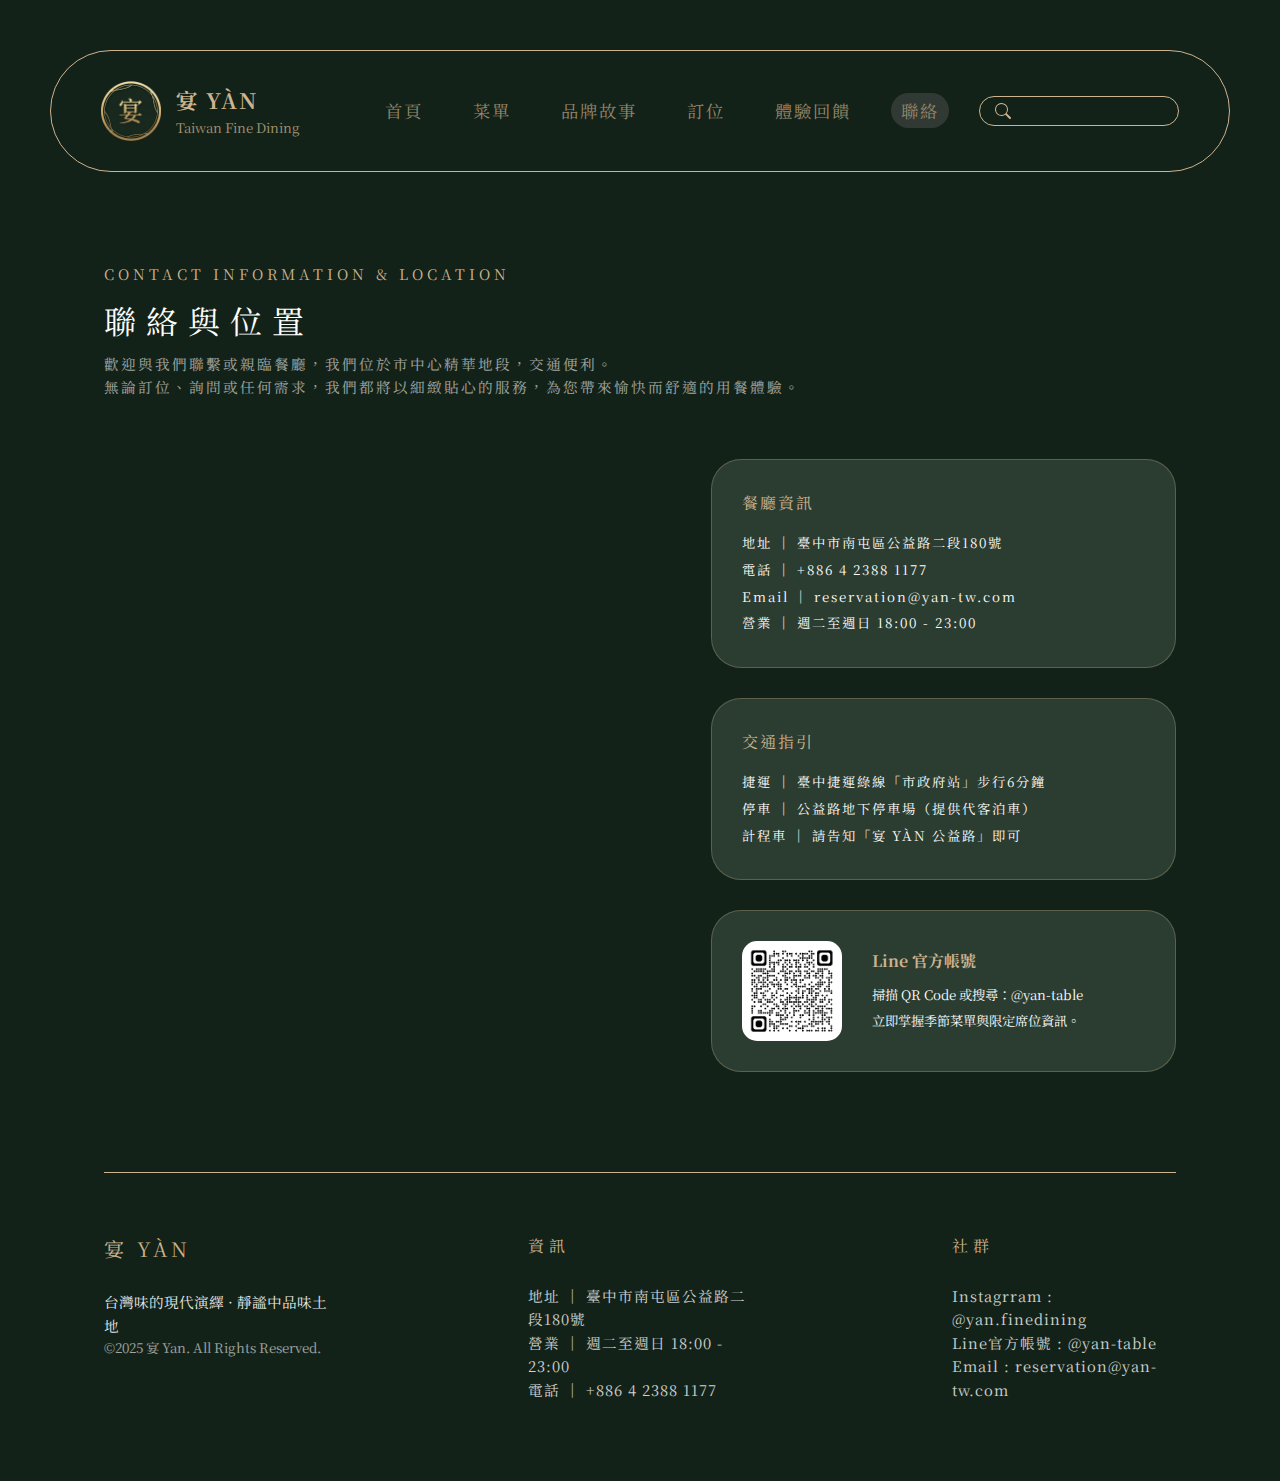
<file: contact.html>
<!DOCTYPE html>
<html lang="en">
<head>
    <meta charset="UTF-8">
    <meta name="viewport" content="width=device-width, initial-scale=1.0">
    <title>宴 YÀN | Taiwan Fine Dining</title>
    <link rel="icon" href="static/logo.png" type="image/png">
    <link href="https://fonts.googleapis.com/css2?family=Noto+Serif+TC:wght@400;700&display=swap" rel="stylesheet">
    <link rel="stylesheet" href="css/style.css?v=2.0">
</head>
<body>
    <header class="navbar">
            <div class="logo-area">
                <div class="logo-circle">
                    <img class="logo-circle" src="static/logo.png" alt="logo">
                </div>
                
                <div class="logo-text">
                    <h1>宴 YÀN</h1>
                    <p>Taiwan Fine Dining</p>
                </div>
            </div>
            
            <nav>
                <ul>
                    <li><a href="index.html">首頁</a></li>
                    <li><a href="menu.html">菜單</a></li>
                    <li><a href="story.html">品牌故事</a></li>
                    <li><a href="order.html">訂位</a></li>
                    <li><a href="feedback.html">體驗回饋</a></li>
                    <li><a href="contact.html" class="active">聯絡</a></li>
                    <li class="search-box">
                        <svg xmlns="http://www.w3.org/2000/svg" width="16" height="16" fill="currentColor" class="bi bi-search" viewBox="0 0 16 16">
                        <path d="M11.742 10.344a6.5 6.5 0 1 0-1.397 1.398h-.001q.044.06.098.115l3.85 3.85a1 1 0 0 0 1.415-1.414l-3.85-3.85a1 1 0 0 0-.115-.1zM12 6.5a5.5 5.5 0 1 1-11 0 5.5 5.5 0 0 1 11 0"/>
                        </svg>
                    </li>
                </ul>
            </nav>
    </header>

    <main class="container page-contact">
        <section class="contact-section-1">
            <p class="subtitle">CONTACT INFORMATION & LOCATION</p>
            <h2 class="main-title">聯絡與位置</h2>
            <div class="description">
                <p>歡迎與我們聯繫或親臨餐廳，我們位於市中心精華地段，交通便利。</p>
                <p>無論訂位、詢問或任何需求，我們都將以細緻貼心的服務，為您帶來愉快而舒適的用餐體驗。</p>
            </div>
        </section>
    
        <section class="contact-section-2">
            <div class="map-container">
                <iframe 
                    src="https://www.google.com/maps/embed?pb=!1m18!1m12!1m3!1d910.1465498483423!2d120.64660416739041!3d24.151166135712366!2m3!1f0!2f0!3f0!3m2!1i1024!2i768!4f13.1!3m3!1m2!1s0x34693d95c7623b25%3A0xe0bdad082a39c4a0!2zNDA46Ie65Lit5biC5Y2X5bGv5Y2A5YWs55uK6Lev5LqM5q61MTgw6Jmf!5e0!3m2!1szh-TW!2stw!4v1768144065339!5m2!1szh-TW!2stw" 
                    width="100%" 
                    height="650" 
                    style="border:0;" 
                    allowfullscreen="" 
                    loading="lazy" 
                    referrerpolicy="no-referrer-when-downgrade"
                    class="map-iframe">
                </iframe>
            </div>
    
            <div class="info-blocks">
                <div class="info-card">
                    <h3>餐廳資訊</h3>
                    <ul class="contact-details">
                        <li>地址 ｜ 臺中市南屯區公益路二段180號</li>
                        <li>電話 ｜ +886 4 2388 1177</li>
                        <li>Email ｜ reservation@yan-tw.com</li>
                        <li>營業 ｜ 週二至週日 18:00 - 23:00</li>
                    </ul>
                </div>
    
                <div class="info-card">
                    <h3>交通指引</h3>
                    <ul class="transport-list">
                        <li>捷運 ｜ 臺中捷運綠線「市政府站」步行6分鐘</li>
                        <li>停車 ｜ 公益路地下停車場（提供代客泊車）</li>
                        <li>計程車 ｜ 請告知「宴 YÀN 公益路」即可</li>
                    </ul>
                </div>
    
                <div class="info-card qr-card">
                    <div class="qr-content">
                        <div class="qr-code">
                            <img src="static/qr-code.png" alt="Line QR Code">
                        </div>
                        <div class="qr-text">
                            <h4>Line 官方帳號</h4>
                            <p>掃描 QR Code 或搜尋：@yan-table</p>
                            <p>立即掌握季節菜單與限定席位資訊。</p>
                        </div>
                    </div>
                </div>
            </div>
        </section>
    </main>

    <footer class="footer">
        <div class="container">
            <hr class="footer-divide-line">
            
            <div class="footer-content">
                <div class="footer-section">
                    <h3 class="brand-name">宴 YÀN</h3>
                    <p class="brand-slogan">台灣味的現代演繹 · 靜謐中品味土地</p>
                    <p class="copyright">©2025 宴 Yan. All Rights Reserved.</p>
                </div>
    
                <div class="footer-section">
                    <h4 class="section-title">資訊</h4>
                    <ul class="info-list">
                        <li>地址 ｜ 臺中市南屯區公益路二段180號</li>
                        <li>營業 ｜ 週二至週日 18:00 - 23:00</li>
                        <li>電話 ｜ +886 4 2388 1177</li>
                    </ul>
                </div>
    
                <div class="footer-section">
                    <h4 class="section-title">社群</h4>
                    <ul class="info-list">
                        <li>Instagrram : @yan.finedining</li>
                        <li>Line官方帳號 : @yan-table</li>
                        <li>Email : reservation@yan-tw.com</li>
                    </ul>
                </div>
            </div>
        </div>
    </footer>

</body>
</html>
</file>
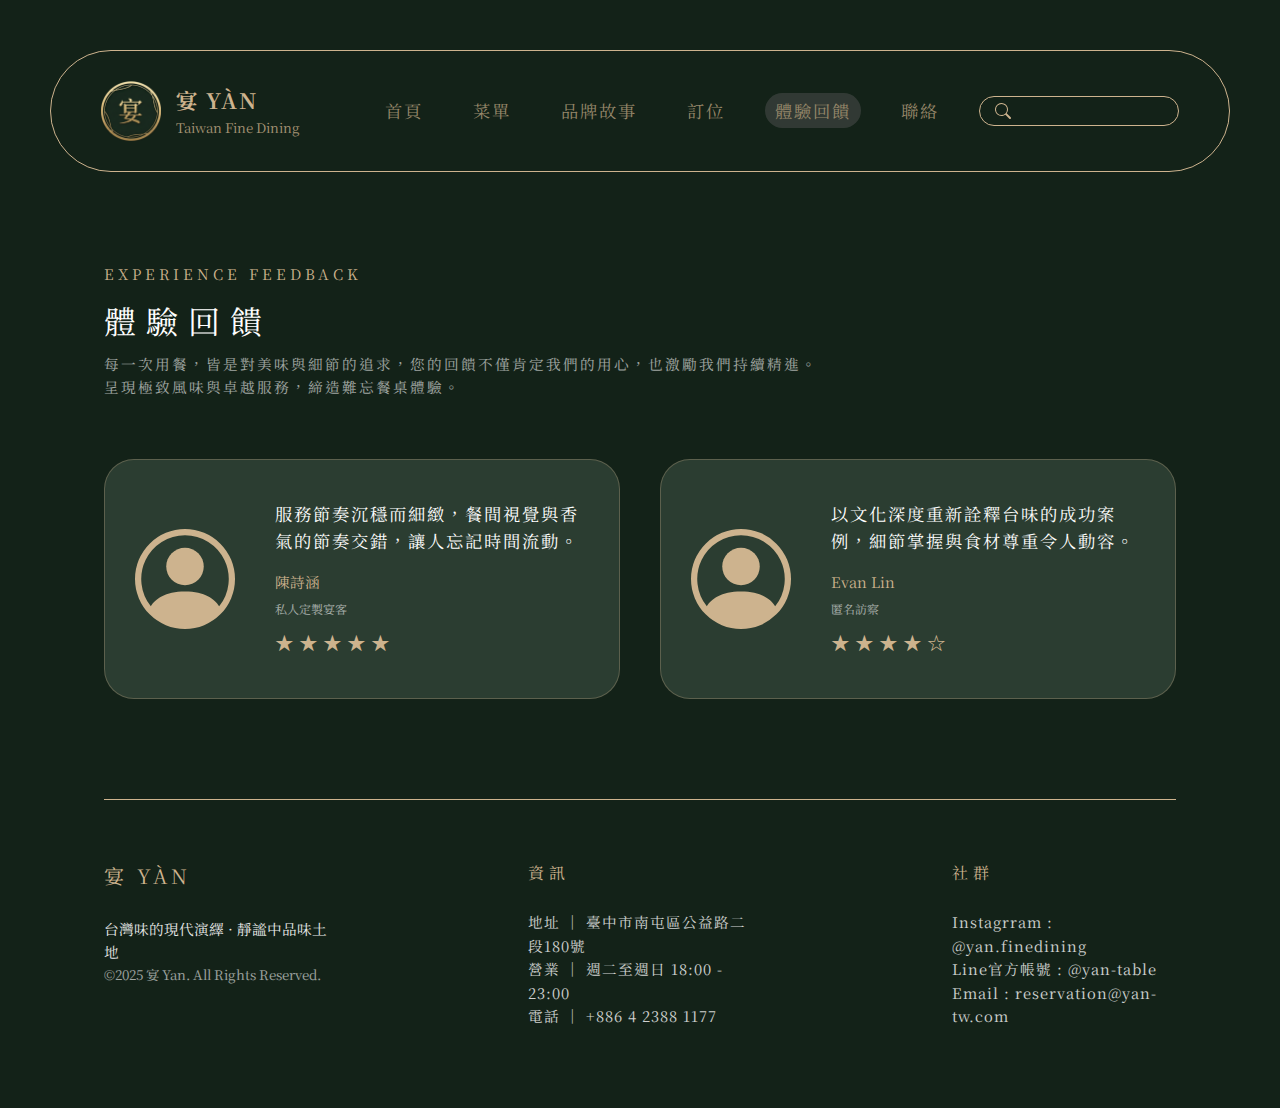
<file: feedback.html>
<!DOCTYPE html>
<html lang="en">
<head>
    <meta charset="UTF-8">
    <meta name="viewport" content="width=device-width, initial-scale=1.0">
    <title>宴 YÀN | Taiwan Fine Dining</title>
    <link rel="icon" href="static/logo.png" type="image/png">
    <link href="https://fonts.googleapis.com/css2?family=Noto+Serif+TC:wght@400;700&display=swap" rel="stylesheet">
    <link rel="stylesheet" href="css/style.css?v=2.0">
</head>
<body>
    <header class="navbar">
            <div class="logo-area">
                <div class="logo-circle">
                    <img class="logo-circle" src="static/logo.png" alt="logo">
                </div>
                
                <div class="logo-text">
                    <h1>宴 YÀN</h1>
                    <p>Taiwan Fine Dining</p>
                </div>
            </div>
            
            <nav>
                <ul>
                    <li><a href="index.html">首頁</a></li>
                    <li><a href="menu.html">菜單</a></li>
                    <li><a href="story.html">品牌故事</a></li>
                    <li><a href="order.html">訂位</a></li>
                    <li><a href="feedback.html" class="active">體驗回饋</a></li>
                    <li><a href="contact.html">聯絡</a></li>
                    <li class="search-box">
                        <svg xmlns="http://www.w3.org/2000/svg" width="16" height="16" fill="currentColor" class="bi bi-search" viewBox="0 0 16 16">
                        <path d="M11.742 10.344a6.5 6.5 0 1 0-1.397 1.398h-.001q.044.06.098.115l3.85 3.85a1 1 0 0 0 1.415-1.414l-3.85-3.85a1 1 0 0 0-.115-.1zM12 6.5a5.5 5.5 0 1 1-11 0 5.5 5.5 0 0 1 11 0"/>
                        </svg>
                    </li>
                </ul>
            </nav>
    </header>

    <main class="container page-feedback">
        <section class="feedback-section-1">
            <p class="subtitle">EXPERIENCE FEEDBACK</p>
            <h2 class="main-title">體驗回饋</h2>
            <div class="description">
                <p>每一次用餐，皆是對美味與細節的追求，您的回饋不僅肯定我們的用心，也激勵我們持續精進。</p>
                <p>呈現極致風味與卓越服務，締造難忘餐桌體驗。</p>
            </div>
        </section>
    
        <section class="feedback-section-2">
            <div class="feedback-card">
                <svg xmlns="http://www.w3.org/2000/svg" width="100" height="100" fill="currentColor" class="bi bi-person-circle" viewBox="0 0 16 16">
                    <path d="M11 6a3 3 0 1 1-6 0 3 3 0 0 1 6 0"/>
                    <path fill-rule="evenodd" d="M0 8a8 8 0 1 1 16 0A8 8 0 0 1 0 8m8-7a7 7 0 0 0-5.468 11.37C3.242 11.226 4.805 10 8 10s4.757 1.225 5.468 2.37A7 7 0 0 0 8 1"/>
                </svg>

                <div class="feedback-content">
                    <p class="comment">服務節奏沉穩而細緻，餐間視覺與香氣的節奏交錯，讓人忘記時間流動。</p>
                    <div class="user-info">
                        <span class="user-name">陳詩涵</span>
                        <span class="user-title">私人定製宴客</span>
                    </div>
                    <div class="rating">
                        <span class="star">★</span><span class="star">★</span><span class="star">★</span><span class="star">★</span><span class="star">★</span>
                    </div>
                </div>
            </div>
    
            <div class="feedback-card">
                <svg xmlns="http://www.w3.org/2000/svg" width="100" height="100" fill="currentColor" class="bi bi-person-circle" viewBox="0 0 16 16">
                    <path d="M11 6a3 3 0 1 1-6 0 3 3 0 0 1 6 0"/>
                    <path fill-rule="evenodd" d="M0 8a8 8 0 1 1 16 0A8 8 0 0 1 0 8m8-7a7 7 0 0 0-5.468 11.37C3.242 11.226 4.805 10 8 10s4.757 1.225 5.468 2.37A7 7 0 0 0 8 1"/>
                </svg>
                
                <div class="feedback-content">
                    <p class="comment">以文化深度重新詮釋台味的成功案例，細節掌握與食材尊重令人動容。</p>
                    <div class="user-info">
                        <span class="user-name">Evan Lin</span>
                        <span class="user-title">匿名訪察</span>
                    </div>
                    <div class="rating">
                        <span class="star">★</span><span class="star">★</span><span class="star">★</span><span class="star">★</span><span class="star-o">☆</span>
                    </div>
                </div>
            </div>
        </section>
    </main>

    <footer class="footer">
        <div class="container">
            <hr class="footer-divide-line">
            
            <div class="footer-content">
                <div class="footer-section">
                    <h3 class="brand-name">宴 YÀN</h3>
                    <p class="brand-slogan">台灣味的現代演繹 · 靜謐中品味土地</p>
                    <p class="copyright">©2025 宴 Yan. All Rights Reserved.</p>
                </div>
    
                <div class="footer-section">
                    <h4 class="section-title">資訊</h4>
                    <ul class="info-list">
                        <li>地址 ｜ 臺中市南屯區公益路二段180號</li>
                        <li>營業 ｜ 週二至週日 18:00 - 23:00</li>
                        <li>電話 ｜ +886 4 2388 1177</li>
                    </ul>
                </div>
    
                <div class="footer-section">
                    <h4 class="section-title">社群</h4>
                    <ul class="info-list">
                        <li>Instagrram : @yan.finedining</li>
                        <li>Line官方帳號 : @yan-table</li>
                        <li>Email : reservation@yan-tw.com</li>
                    </ul>
                </div>
            </div>
        </div>
    </footer>

</body>
</html>
</file>
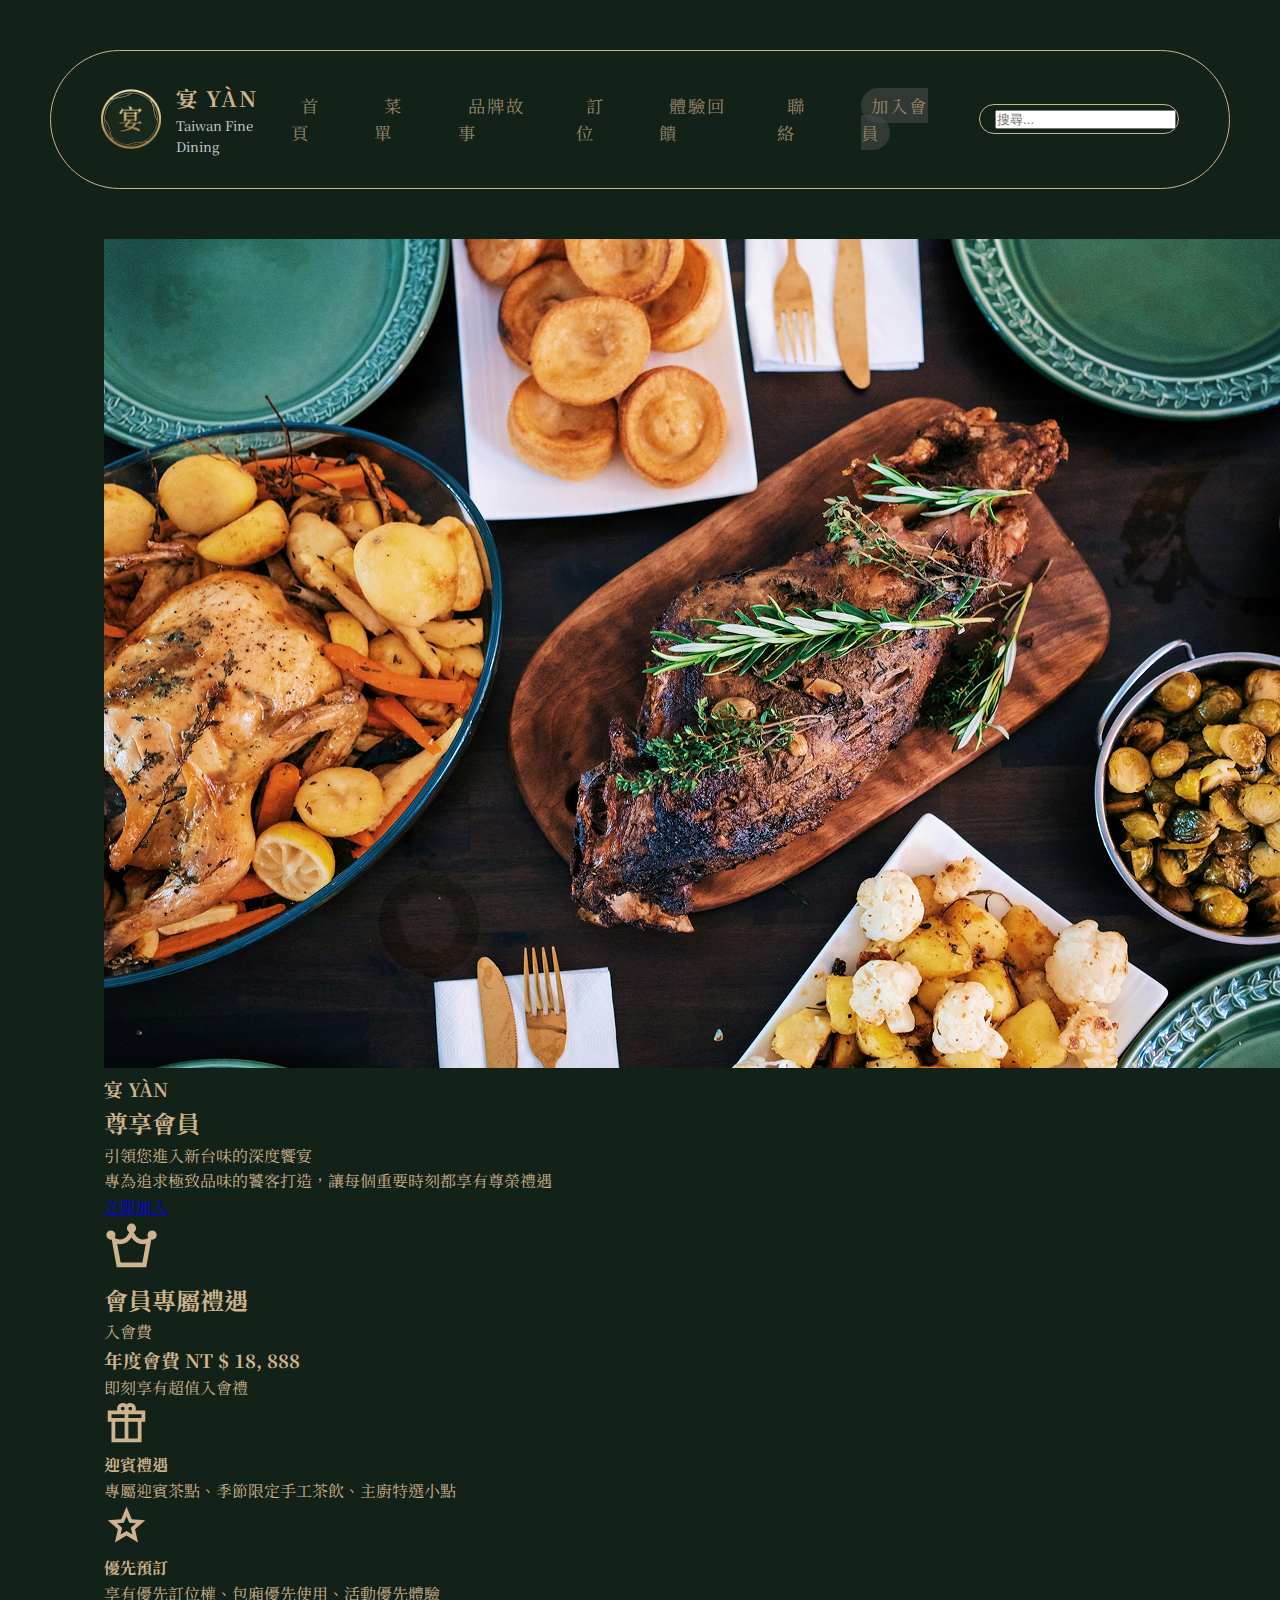
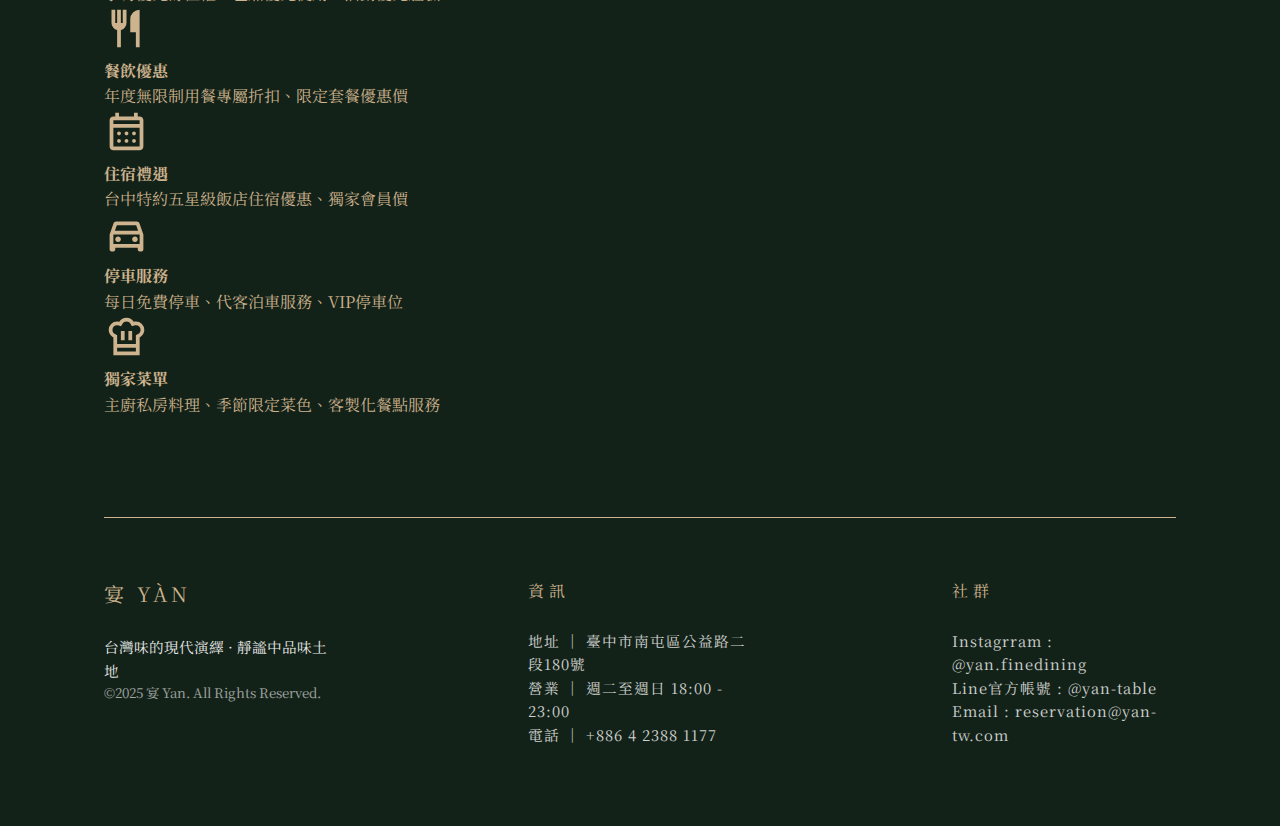
<file: join.html>
<!DOCTYPE html>
<html lang="en">
<head>
    <meta charset="UTF-8">
    <meta name="viewport" content="width=device-width, initial-scale=1.0">
    <title>宴 YÀN | Taiwan Fine Dining</title>
    <link rel="icon" href="static/logo.png" type="image/png">
    <link href="https://fonts.googleapis.com/css2?family=Noto+Serif+TC:wght@400;700&display=swap" rel="stylesheet">
    <link rel="stylesheet" href="css/style.css?v=5.0">
</head>
<body>
    <header class="navbar">
            <div class="logo-area">
                <div class="logo-circle">
                    <img class="logo-circle" src="static/logo.png" alt="logo">
                </div>
                
                <div class="logo-text">
                    <h1>宴 YÀN</h1>
                    <p style="color: white;">Taiwan Fine Dining</p>
                </div>
            </div>
            
            <nav>
                <ul>
                    <li><a href="index.html">首頁</a></li>
                    <li><a href="menu.html">菜單</a></li>
                    <li><a href="story.html">品牌故事</a></li>
                    <li><a href="order.html">訂位</a></li>
                    <li><a href="feedback.html">體驗回饋</a></li>
                    <li><a href="contact.html">聯絡</a></li>
                    <li><a href="join.html" class="active">加入會員</a></li>
                    <li class="search-box">
                        <svg xmlns="http://www.w3.org/2000/svg" width="16" height="16" fill="currentColor" class="bi bi-search" viewBox="0 0 16 16">
                        <path d="M11.742 10.344a6.5 6.5 0 1 0-1.397 1.398h-.001q.044.06.098.115l3.85 3.85a1 1 0 0 0 1.415-1.414l-3.85-3.85a1 1 0 0 0-.115-.1zM12 6.5a5.5 5.5 0 1 1-11 0 5.5 5.5 0 0 1 11 0"/>
                        </svg>

                        <input type="text" placeholder="搜尋...">
                    </li>
                </ul>
            </nav>
    </header>

    <main class="container page-join">
        <section class="join-section-1">
            <img src="static/join.png" alt="Membership">
            
            <div class="join-overlay">
                <h3 class="join-brand">宴 YÀN</h3>
                <span class="title-line"></span>
                <h2 class="join-title">尊享會員</h2>
                <p class="join-text" style="color: #CDB38E">引領您進入新台味的深度饗宴</p>
                <p class="join-text">專為追求極致品味的饕客打造，讓每個重要時刻都享有尊榮禮遇</p>
                <a href="#" class="btn-join-now">立即加入</a>
            </div>
        </section>
    
        <section class="join-section-2">
            <div class="crown-icon">
                <svg xmlns="http://www.w3.org/2000/svg" height="55px" viewBox="0 -960 960 960" width="55px" fill="#CDB38E">
                    <path d="m223-120-89-481q-37 7-65.5-17T40-680q0-33 23.5-56.5T120-760q33 0 56.5 23.5T200-680q0 14-4 26t-12 22q22 13 44.5 21.5T276-602q44 0 81.5-22t58.5-60l25-46q-19-11-30-29t-11-41q0-33 23.5-56.5T480-880q33 0 56.5 23.5T560-800q0 23-11 41t-30 29l25 46q21 38 58.5 60t81.5 22q25 0 47.5-8t44.5-21q-8-10-12-22.5t-4-26.5q0-33 23.5-56.5T840-760q33 0 56.5 23.5T920-680q0 38-28.5 62T826-601l-89 481H223Zm67-80h380l60-326q-11 2-23 3.5t-23 1.5q-63 0-117-30t-87-84q-33 54-87 84t-117 30q-11 0-23-1.5t-23-3.5l60 326Zm190 0Z"/>
                </svg>
            </div>
            <h2 class="benefit-title">會員專屬禮遇</h2>
        </section>
    
        <section class="join-section-3">
            <div class="fee-card">
                <p class="fee-label">入會費</p>
                <h3 class="fee-amount">年度會費 NT $ 18, 888</h3>
                <p class="fee-note">即刻享有超值入會禮</p>
            </div>
        </section>
    
        <section class="join-section-4">
            <div class="benefit-card">
                <svg xmlns="http://www.w3.org/2000/svg" height="45px" viewBox="0 -960 960 960" width="45px" fill="#CDB38E"><path d="M160-80v-440H80v-240h208q-5-9-6.5-19t-1.5-21q0-50 35-85t85-35q23 0 43 8.5t37 23.5q17-16 37-24t43-8q50 0 85 35t35 85q0 11-2 20.5t-6 19.5h208v240h-80v440H160Zm400-760q-17 0-28.5 11.5T520-800q0 17 11.5 28.5T560-760q17 0 28.5-11.5T600-800q0-17-11.5-28.5T560-840Zm-200 40q0 17 11.5 28.5T400-760q17 0 28.5-11.5T440-800q0-17-11.5-28.5T400-840q-17 0-28.5 11.5T360-800ZM160-680v80h280v-80H160Zm280 520v-360H240v360h200Zm80 0h200v-360H520v360Zm280-440v-80H520v80h280Z"/></svg>
                <h4>迎賓禮遇</h4>
                <p>專屬迎賓茶點、季節限定手工茶飲、主廚特選小點</p>
            </div>

            <div class="benefit-card">
                <svg xmlns="http://www.w3.org/2000/svg" height="45px" viewBox="0 -960 960 960" width="45px" fill="#CDB38E">
                    <path d="m354-287 126-76 126 77-33-144 111-96-146-13-58-136-58 135-146 13 111 97-33 143ZM233-120l65-281L80-590l288-25 112-265 112 265 288 25-218 189 65 281-247-149-247 149Zm247-350Z"/>
                </svg>
                <h4>優先預訂</h4>
                <p>享有優先訂位權、包廂優先使用、活動優先體驗</p>
            </div>

            <div class="benefit-card">
                <svg xmlns="http://www.w3.org/2000/svg" height="45px" viewBox="0 -960 960 960" width="45px" fill="#CDB38E">
                    <path d="M280-80v-366q-51-14-85.5-56T160-600v-280h80v280h40v-280h80v280h40v-280h80v280q0 56-34.5 98T360-446v366h-80Zm400 0v-320H560v-280q0-83 58.5-141.5T760-880v800h-80Z"/>
                </svg>
                <h4>餐飲優惠</h4>
                <p>年度無限制用餐專屬折扣、限定套餐優惠價</p>
            </div>

            <div class="benefit-card">
                <svg xmlns="http://www.w3.org/2000/svg" height="45px" viewBox="0 -960 960 960" width="45px" fill="#CDB38E">
                    <path d="M200-80q-33 0-56.5-23.5T120-160v-560q0-33 23.5-56.5T200-800h40v-80h80v80h320v-80h80v80h40q33 0 56.5 23.5T840-720v560q0 33-23.5 56.5T760-80H200Zm0-80h560v-400H200v400Zm0-480h560v-80H200v80Zm0 0v-80 80Zm280 240q-17 0-28.5-11.5T440-440q0-17 11.5-28.5T480-480q17 0 28.5 11.5T520-440q0 17-11.5 28.5T480-400Zm-160 0q-17 0-28.5-11.5T280-440q0-17 11.5-28.5T320-480q17 0 28.5 11.5T360-440q0 17-11.5 28.5T320-400Zm320 0q-17 0-28.5-11.5T600-440q0-17 11.5-28.5T640-480q17 0 28.5 11.5T680-440q0 17-11.5 28.5T640-400ZM480-240q-17 0-28.5-11.5T440-280q0-17 11.5-28.5T480-320q17 0 28.5 11.5T520-280q0 17-11.5 28.5T480-240Zm-160 0q-17 0-28.5-11.5T280-280q0-17 11.5-28.5T320-320q17 0 28.5 11.5T360-280q0 17-11.5 28.5T320-240Zm320 0q-17 0-28.5-11.5T600-280q0-17 11.5-28.5T640-320q17 0 28.5 11.5T680-280q0 17-11.5 28.5T640-240Z"/>
                </svg>
                <h4>住宿禮遇</h4>
                <p>台中特約五星級飯店住宿優惠、獨家會員價</p>
            </div>

            <div class="benefit-card">
                <svg xmlns="http://www.w3.org/2000/svg" height="45px" viewBox="0 -960 960 960" width="45px" fill="#CDB38E">
                    <path d="M240-200v40q0 17-11.5 28.5T200-120h-40q-17 0-28.5-11.5T120-160v-320l84-240q6-18 21.5-29t34.5-11h440q19 0 34.5 11t21.5 29l84 240v320q0 17-11.5 28.5T800-120h-40q-17 0-28.5-11.5T720-160v-40H240Zm-8-360h496l-42-120H274l-42 120Zm-32 80v200-200Zm100 160q25 0 42.5-17.5T360-380q0-25-17.5-42.5T300-440q-25 0-42.5 17.5T240-380q0 25 17.5 42.5T300-320Zm360 0q25 0 42.5-17.5T720-380q0-25-17.5-42.5T660-440q-25 0-42.5 17.5T600-380q0 25 17.5 42.5T660-320Zm-460 40h560v-200H200v200Z"/>
                </svg>
                <h4>停車服務</h4>
                <p>每日免費停車、代客泊車服務、VIP停車位</p>
            </div>

            <div class="benefit-card">
                <svg xmlns="http://www.w3.org/2000/svg" height="45px" viewBox="0 -960 960 960" width="45px" fill="#CDB38E">
                    <path d="M360-400h80v-200h-80v200Zm-160-60q-46-23-73-66.5T100-621q0-75 51.5-127T278-800q12 0 24.5 2t24.5 5q25-41 65-64t88-23q48 0 88 23t65 64q12-3 24-5t25-2q75 0 126.5 52T860-621q0 51-27 94.5T760-460v220H200v-220Zm320 60h80v-200h-80v200Zm-240 80h400v-189l44-22q26-13 41-36.5t15-52.5q0-42-28.5-71T682-720q-11 0-20 2t-19 5l-47 13-31-52q-14-23-36.5-35.5T480-800q-26 0-48.5 12.5T395-752l-31 52-48-13q-10-2-19.5-4.5T277-720q-41 0-69 29t-28 71q0 29 15 52.5t41 36.5l44 22v189Zm-80 80h80v80h400v-80h80v160H200v-160Zm280-80Z"/>
                </svg>
                <h4>獨家菜單</h4>
                <p>主廚私房料理、季節限定菜色、客製化餐點服務</p>
            </div>
        </section>
    </main>

    <footer class="footer">
        <div class="container">
            <hr class="footer-divide-line">
            
            <div class="footer-content">
                <div class="footer-section">
                    <h3 class="brand-name">宴 YÀN</h3>
                    <p class="brand-slogan">台灣味的現代演繹 · 靜謐中品味土地</p>
                    <p class="copyright">©2025 宴 Yan. All Rights Reserved.</p>
                </div>
    
                <div class="footer-section">
                    <h4 class="section-title">資訊</h4>
                    <ul class="info-list">
                        <li>地址 ｜ 臺中市南屯區公益路二段180號</li>
                        <li>營業 ｜ 週二至週日 18:00 - 23:00</li>
                        <li>電話 ｜ +886 4 2388 1177</li>
                    </ul>
                </div>
    
                <div class="footer-section">
                    <h4 class="section-title">社群</h4>
                    <ul class="info-list">
                        <li>Instagrram : @yan.finedining</li>
                        <li>Line官方帳號 : @yan-table</li>
                        <li>Email : reservation@yan-tw.com</li>
                    </ul>
                </div>
            </div>
        </div>
    </footer>

</body>
</html>
</file>
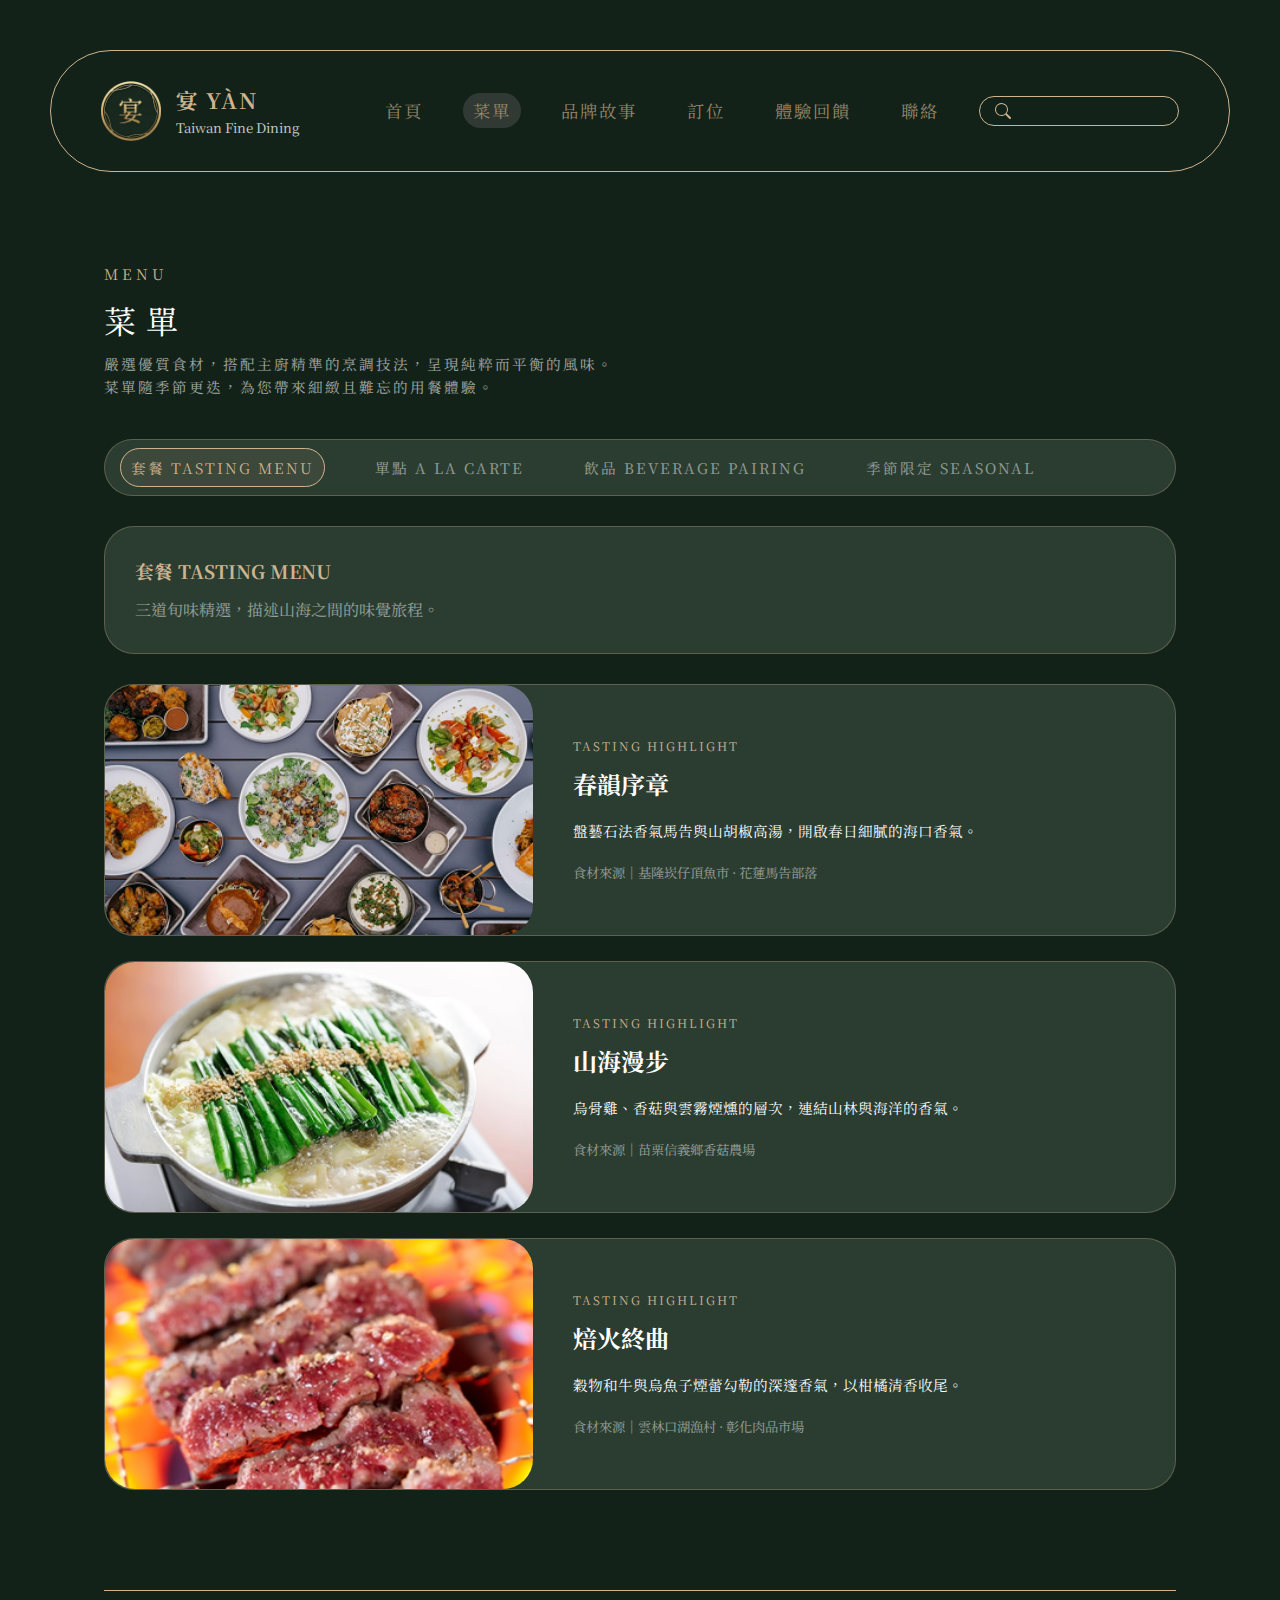
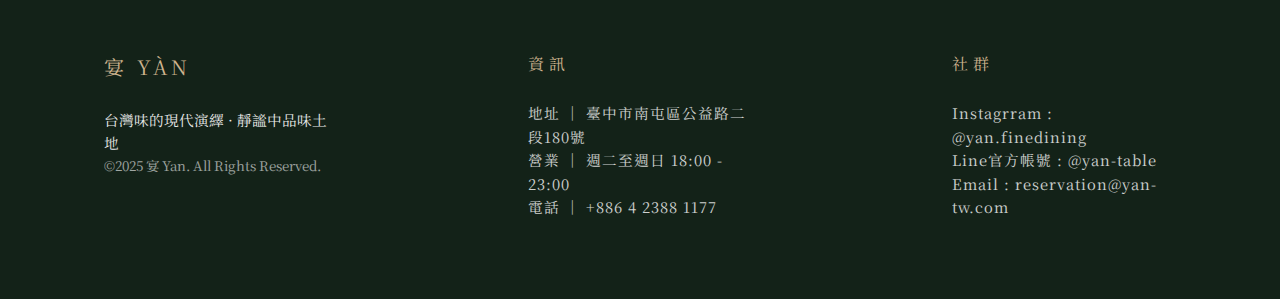
<file: menu.html>
<!DOCTYPE html>
<html lang="en">
<head>
    <meta charset="UTF-8">
    <meta name="viewport" content="width=device-width, initial-scale=1.0">
    <title>宴 YÀN | Taiwan Fine Dining</title>
    <link rel="icon" href="static/logo.png" type="image/png">
    <link href="https://fonts.googleapis.com/css2?family=Noto+Serif+TC:wght@400;700&display=swap" rel="stylesheet">
    <link rel="stylesheet" href="css/style.css?v=3.0">
</head>
<body>
    <header class="navbar">
            <div class="logo-area">
                <div class="logo-circle">
                    <img class="logo-circle" src="static/logo.png" alt="logo">
                </div>
                
                <div class="logo-text">
                    <h1>宴 YÀN</h1>
                    <p style="color: white;">Taiwan Fine Dining</p>
                </div>
            </div>
            
            <nav>
                <ul>
                    <li><a href="index.html">首頁</a></li>
                    <li><a href="menu.html" class="active">菜單</a></li>
                    <li><a href="story.html">品牌故事</a></li>
                    <li><a href="order.html">訂位</a></li>
                    <li><a href="feedback.html">體驗回饋</a></li>
                    <li><a href="contact.html">聯絡</a></li>
                    <li class="search-box">
                        <svg xmlns="http://www.w3.org/2000/svg" width="16" height="16" fill="currentColor" class="bi bi-search" viewBox="0 0 16 16">
                        <path d="M11.742 10.344a6.5 6.5 0 1 0-1.397 1.398h-.001q.044.06.098.115l3.85 3.85a1 1 0 0 0 1.415-1.414l-3.85-3.85a1 1 0 0 0-.115-.1zM12 6.5a5.5 5.5 0 1 1-11 0 5.5 5.5 0 0 1 11 0"/>
                        </svg>
                    </li>
                </ul>
            </nav>
    </header>

    <main class="container page-menu">
        <section class="menu-section-1">
            <p class="subtitle">MENU</p>
            <h2 class="main-title">菜單</h2>
            <p class="description">
                嚴選優質食材，搭配主廚精準的烹調技法，呈現純粹而平衡的風味。<br>
                菜單隨季節更迭，為您帶來細緻且難忘的用餐體驗。
            </p>
        </section>
    
        <nav class="menu-tabs">
            <ul>
                <li><a href="#" class="tab-item active" data-target="tasting-menu">套餐 TASTING MENU</a></li>
                <li><a href="#" class="tab-item" data-target="la-carte">單點 A LA CARTE</a></li>
                <li><a href="#" class="tab-item" data-target="beverage-pairing">飲品 BEVERAGE PAIRING</a></li>
                <li><a href="#" class="tab-item" data-target="seasonal">季節限定 SEASONAL</a></li>
            </ul>
        </nav>

        <div id="tasting-menu" class="menu-content active">
            <section class="menu-section-2">
                <h3>套餐 TASTING MENU</h3>
                <p>三道旬味精選，描述山海之間的味覺旅程。</p>
            </section>
        
            <section class="menu-section-3">
                <div class="dish-card">
                    <div class="dish-img">
                        <img src="static/menu1.png" alt="春韻序章">
                    </div>
                    <div class="dish-content">
                        <p class="dish-tag">TASTING HIGHLIGHT</p>
                        <h4 class="dish-name">春韻序章</h4>
                        <p class="dish-detail">盤藝石法香氣馬告與山胡椒高湯，開啟春日細膩的海口香氣。</p>
                        <p class="dish-source">食材來源｜基隆崁仔頂魚市 · 花蓮馬告部落</p>
                    </div>
                </div>
        
                <div class="dish-card">
                    <div class="dish-img">
                        <img src="static/menu2.png" alt="山海漫步">
                    </div>
                    <div class="dish-content">
                        <p class="dish-tag">TASTING HIGHLIGHT</p>
                        <h4 class="dish-name">山海漫步</h4>
                        <p class="dish-detail">烏骨雞、香菇與雲霧煙燻的層次，連結山林與海洋的香氣。</p>
                        <p class="dish-source">食材來源｜苗栗信義鄉香菇農場</p>
                    </div>
                </div>
        
                <div class="dish-card">
                    <div class="dish-img">
                        <img src="static/menu3.png" alt="焙火終曲">
                    </div>
                    <div class="dish-content">
                        <p class="dish-tag">TASTING HIGHLIGHT</p>
                        <h4 class="dish-name">焙火終曲</h4>
                        <p class="dish-detail">穀物和牛與烏魚子煙蕾勾勒的深邃香氣，以柑橘清香收尾。</p>
                        <p class="dish-source">食材來源｜雲林口湖漁村 · 彰化肉品市場</p>
                    </div>
                </div>
            </section>
        </div>

        <div id="la-carte" class="menu-content" style="display: none;">
            <section class="menu-section-2">
                <h3>單點 A LA CARTE</h3>
                <p>精緻單點料理，展現食材純粹本味。</p>
            </section>

            <section class="menu-section-3 dish-grid-2">
                <div class="dish-card small-card">
                    <div class="dish-img square-img">
                        <img src="static/menu4.png" alt="煙燻白玉干貝">
                    </div>
                    <div class="dish-content">
                        <h4 class="dish-name">煙燻白玉干貝</h4>
                        <p class="dish-detail">雲林茭白筍與干貝煙燻成就的柔順海味。</p>
                        <p class="dish-source">食材來源｜雲林水林茭白筍田</p>
                    </div>
                </div>
        
                <div class="dish-card small-card">
                    <div class="dish-img square-img">
                        <img src="static/menu5.png" alt="梅香炙燒鴨">
                    </div>
                    <div class="dish-content">
                        <h4 class="dish-name">梅香炙燒鴨</h4>
                        <p class="dish-detail">宜蘭櫻桃鴨搭配陳年梅醋，收斂出優雅果酸。</p>
                        <p class="dish-source">食材來源｜宜蘭蘭陽平原鴨場</p>
                    </div>
                </div>
        
                <div class="dish-card small-card">
                    <div class="dish-img square-img">
                        <img src="static/menu6.png" alt="蔥油炊粉">
                    </div>
                    <div class="dish-content">
                        <h4 class="dish-name">蔥油炊粉</h4>
                        <p class="dish-detail">澎湖米粉吸附烏金醬香，佐苗栗青蔥爽脆。</p>
                        <p class="dish-source">食材來源｜澎湖白沙鄉龍港</p>
                    </div>
                </div>
            </section>
        </div>

        <div id="beverage-pairing" class="menu-content" style="display: none;">
            <section class="menu-section-2">
                <h3>飲品 BEVERAGE PAIRING</h3>
                <p>精選飲品搭配餐點，平衡並提升整體風味。</p>
            </section>

            <section class="menu-section-3 dish-grid-2">
                <div class="dish-card small-card">
                    <div class="dish-img square-img">
                        <img src="static/menu7.png" alt="山韻高山茶氣泡">
                    </div>
                    <div class="dish-content">
                        <h4 class="dish-name">山韻高山茶氣泡</h4>
                        <p class="dish-detail">阿里山烏龍注入香柚氣泡的細密消爽。</p>
                        <p class="dish-source">食材來源｜嘉莪阿里山茶間</p>
                    </div>
                </div>
        
                <div class="dish-card small-card">
                    <div class="dish-img square-img">
                        <img src="static/menu8.png" alt="黑糖薑香拿鐵">
                    </div>
                    <div class="dish-content">
                        <h4 class="dish-name">梅嵐調和酒</h4>
                        <p class="dish-detail">手釀梅酒結台羅勸與百里香的草本芳香。</p>
                        <p class="dish-source">食材來源｜台中新社梅農合作社</p>
                    </div>
                </div>
        
                <div class="dish-card small-card">
                    <div class="dish-img square-img">
                        <img src="static/menu9.png" alt="梅嵐調和酒">
                    </div>
                    <div class="dish-content">
                        <h4 class="dish-name">黑糖薑香拿鐵</h4>
                        <p class="dish-detail">台南黑糖與紅烏龍熬煮，融入溫暖薑辛。</p>
                        <p class="dish-source">食材來源｜台束鹿野紅烏龍茶區</p>
                    </div>
                </div>
            </section>
        </div>

        <div id="seasonal" class="menu-content" style="display: none;">
            <section class="menu-section-2">
                <h3>季節限定 SEASONAL </h3>
                <p>以當季食材入飲，呈現專屬時令風味。</p>
            </section>

            <section class="menu-section-3 dish-grid-2">
                <div class="dish-card small-card">
                    <div class="dish-img square-img">
                        <img src="static/menu10.png" alt="秋分甘露">
                    </div>
                    <div class="dish-content">
                        <h4 class="dish-name">秋分甘露</h4>
                        <p class="dish-detail">牛蒡與金針花調和的溫潤甘甜。</p>
                        <p class="dish-source">食材來源｜基隆崁仔頂谯市</p>
                    </div>
                </div>
        
                <div class="dish-card small-card">
                    <div class="dish-img square-img">
                        <img src="static/menu11.png" alt="冬藏米糕">
                    </div>
                    <div class="dish-content">
                        <h4 class="dish-name">冬藏米糕</h4>
                        <p class="dish-detail">池上米與鳥魚子堆疊的暖心鹹香。</p>
                        <p class="dish-source">食材來源｜台東池上稻田</p>
                    </div>
                </div>
        
                <div class="dish-card small-card">
                    <div class="dish-img square-img">
                        <img src="static/menu12.png" alt="晨霧甘藷塔">
                    </div>
                    <div class="dish-content">
                        <h4 class="dish-name">晨霧甘藷塔</h4>
                        <p class="dish-detail">台農57號甘蓄與生乳塑造的輕盈甜韻。</p>
                        <p class="dish-source">食材來源｜林古坑地瓜間</p>
                    </div>
                </div>
            </section>
        </div>
    </main>

    <footer class="footer">
        <div class="container">
            <hr class="footer-divide-line">
            
            <div class="footer-content">
                <div class="footer-section">
                    <h3 class="brand-name">宴 YÀN</h3>
                    <p class="brand-slogan">台灣味的現代演繹 · 靜謐中品味土地</p>
                    <p class="copyright">©2025 宴 Yan. All Rights Reserved.</p>
                </div>
    
                <div class="footer-section">
                    <h4 class="section-title">資訊</h4>
                    <ul class="info-list">
                        <li>地址 ｜ 臺中市南屯區公益路二段180號</li>
                        <li>營業 ｜ 週二至週日 18:00 - 23:00</li>
                        <li>電話 ｜ +886 4 2388 1177</li>
                    </ul>
                </div>
    
                <div class="footer-section">
                    <h4 class="section-title">社群</h4>
                    <ul class="info-list">
                        <li>Instagrram : @yan.finedining</li>
                        <li>Line官方帳號 : @yan-table</li>
                        <li>Email : reservation@yan-tw.com</li>
                    </ul>
                </div>
            </div>
        </div>
    </footer>

    <script src="js/main.js?v=1.0"></script>
</body>
</html>
</file>
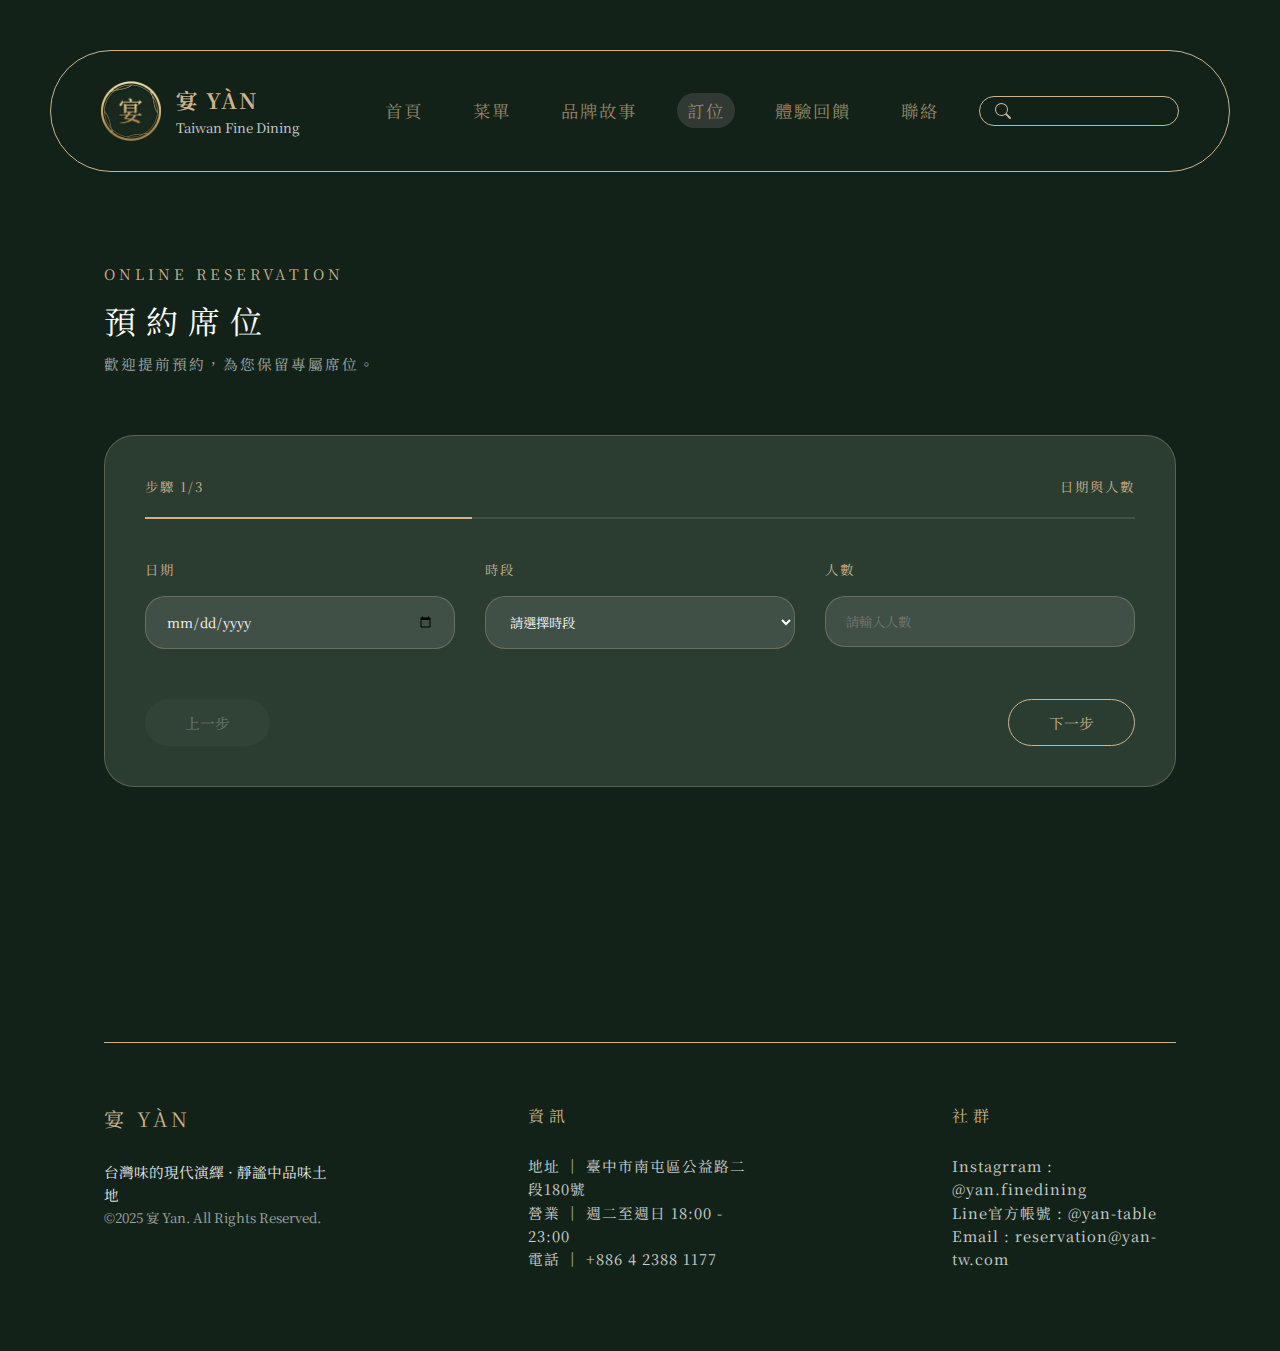
<file: order.html>
<!DOCTYPE html>
<html lang="en">
<head>
    <meta charset="UTF-8">
    <meta name="viewport" content="width=device-width, initial-scale=1.0">
    <title>宴 YÀN | Taiwan Fine Dining</title>
    <link rel="icon" href="static/logo.png" type="image/png">
    <link href="https://fonts.googleapis.com/css2?family=Noto+Serif+TC:wght@400;700&display=swap" rel="stylesheet">
    <link rel="stylesheet" href="css/style.css?v=3.0">
</head>
<body>
    <header class="navbar">
            <div class="logo-area">
                <div class="logo-circle">
                    <img class="logo-circle" src="static/logo.png" alt="logo">
                </div>
                
                <div class="logo-text">
                    <h1>宴 YÀN</h1>
                    <p style="color: white;">Taiwan Fine Dining</p>
                </div>
            </div>
            
            <nav>
                <ul>
                    <li><a href="index.html">首頁</a></li>
                    <li><a href="menu.html">菜單</a></li>
                    <li><a href="story.html">品牌故事</a></li>
                    <li><a href="order.html" class="active">訂位</a></li>
                    <li><a href="feedback.html">體驗回饋</a></li>
                    <li><a href="contact.html">聯絡</a></li>
                    <li class="search-box">
                        <svg xmlns="http://www.w3.org/2000/svg" width="16" height="16" fill="currentColor" class="bi bi-search" viewBox="0 0 16 16">
                        <path d="M11.742 10.344a6.5 6.5 0 1 0-1.397 1.398h-.001q.044.06.098.115l3.85 3.85a1 1 0 0 0 1.415-1.414l-3.85-3.85a1 1 0 0 0-.115-.1zM12 6.5a5.5 5.5 0 1 1-11 0 5.5 5.5 0 0 1 11 0"/>
                        </svg>
                    </li>
                </ul>
            </nav>
    </header>

    <main class="container page-order">
        <section class="order-section-1">
            <p class="subtitle">ONLINE RESERVATION</p>
            <h2 class="main-title">預約席位</h2>
            <p class="description">歡迎提前預約，為您保留專屬席位。</p>
        </section>
    
        <div class="reservation-container">
            <form id="reservationForm">
                
                <div class="form-step active" id="step1">
                    <div class="step-info">
                        <span>步驟 1/3</span>
                        <span>日期與人數</span>
                    </div>

                    <div class="progress-bar">
                        <div class="progress" style="width: 33%;"></div>
                    </div>
    
                    <div class="input-grid">
                        <div class="input-group">
                            <label>日期</label>
                            <input type="date" placeholder="請選擇日期">
                        </div>

                        <div class="input-group">
                            <label>時段</label>
                            <select>
                                <option value="">請選擇時段</option>
                                <option value="18:00">18:00</option>
                                <option value="19:30">19:30</option>
                            </select>
                        </div>
                        
                        <div class="input-group">
                            <label>人數</label>
                            <input type="number" min="1" placeholder="請輸入人數">
                        </div>
                    </div>
    
                    <div class="btn-group">
                        <button type="button" class="btn btn-prev" disabled>上一步</button>
                        <button type="button" class="btn btn-next">下一步</button>
                    </div>
                </div>
    
                <div class="form-step" id="step2" style="display: none;">
                    <div class="step-info">
                        <span>步驟 2/3</span>
                        <span>聯絡資訊</span>
                    </div>
                    <div class="progress-bar">
                        <div class="progress" style="width: 66%;"></div>
                    </div>
    
                    <div class="input-grid">
                        <div class="input-group">
                            <label>姓名</label>
                            <input type="text" placeholder="請輸入姓名">
                        </div>
                        <div class="input-group">
                            <label>聯絡電話</label>
                            <input type="tel" placeholder="請輸入電話">
                        </div>
                        <div class="input-group">
                            <label>Email</label>
                            <input type="email" placeholder="請輸入電子信箱">
                        </div>
                    </div>
    
                    <div class="btn-group">
                        <button type="button" class="btn btn-prev">上一步</button>
                        <button type="button" class="btn btn-next">下一步</button>
                    </div>
                </div>
    
                <div class="form-step" id="step3" style="display: none;">
                    <div class="step-info">
                        <span>步驟 3/3</span>
                        <span>餐飲偏好</span>
                    </div>
                    <div class="progress-bar">
                        <div class="progress" style="width: 100%;"></div>
                    </div>
    
                    <div class="input-grid grid-2">
                        <div class="input-group">
                            <label>餐飲偏好</label>
                            <textarea placeholder="例如：過敏食材、忌口項目"></textarea>
                        </div>
                        <div class="input-group">
                            <label>其他備註</label>
                            <textarea placeholder="例如：慶生、紀念日需求"></textarea>
                        </div>
                    </div>
    
                    <div class="btn-group">
                        <button type="button" class="btn btn-prev">上一步</button>
                        <button type="submit" class="btn btn-submit">送出預約</button>
                    </div>
                </div>
    
            </form>
        </div>
    </main>

    <footer class="footer">
        <div class="container">
            <hr class="footer-divide-line">
            
            <div class="footer-content">
                <div class="footer-section">
                    <h3 class="brand-name">宴 YÀN</h3>
                    <p class="brand-slogan">台灣味的現代演繹 · 靜謐中品味土地</p>
                    <p class="copyright">©2025 宴 Yan. All Rights Reserved.</p>
                </div>
    
                <div class="footer-section">
                    <h4 class="section-title">資訊</h4>
                    <ul class="info-list">
                        <li>地址 ｜ 臺中市南屯區公益路二段180號</li>
                        <li>營業 ｜ 週二至週日 18:00 - 23:00</li>
                        <li>電話 ｜ +886 4 2388 1177</li>
                    </ul>
                </div>
    
                <div class="footer-section">
                    <h4 class="section-title">社群</h4>
                    <ul class="info-list">
                        <li>Instagrram : @yan.finedining</li>
                        <li>Line官方帳號 : @yan-table</li>
                        <li>Email : reservation@yan-tw.com</li>
                    </ul>
                </div>
            </div>
        </div>
    </footer>
    
    <script src="js/main.js?v=1.0"></script>
</body>
</html>
</file>
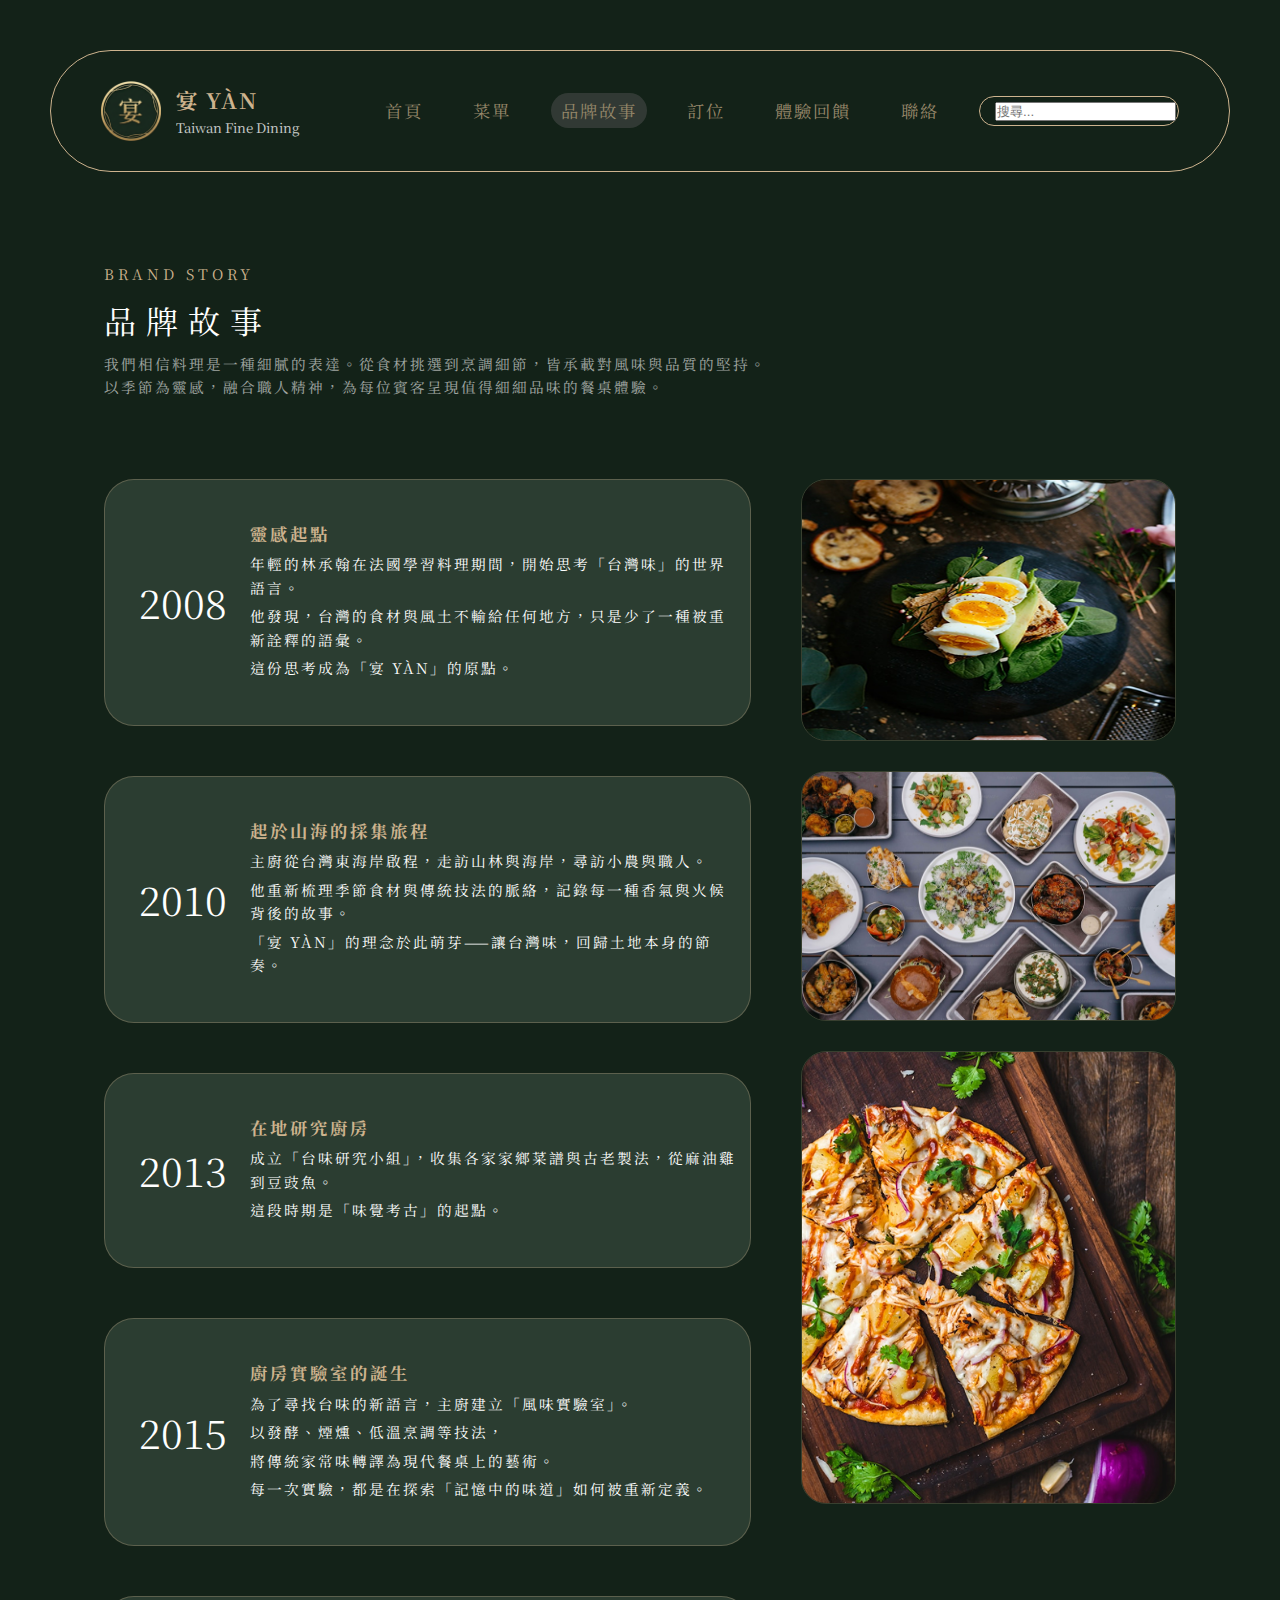
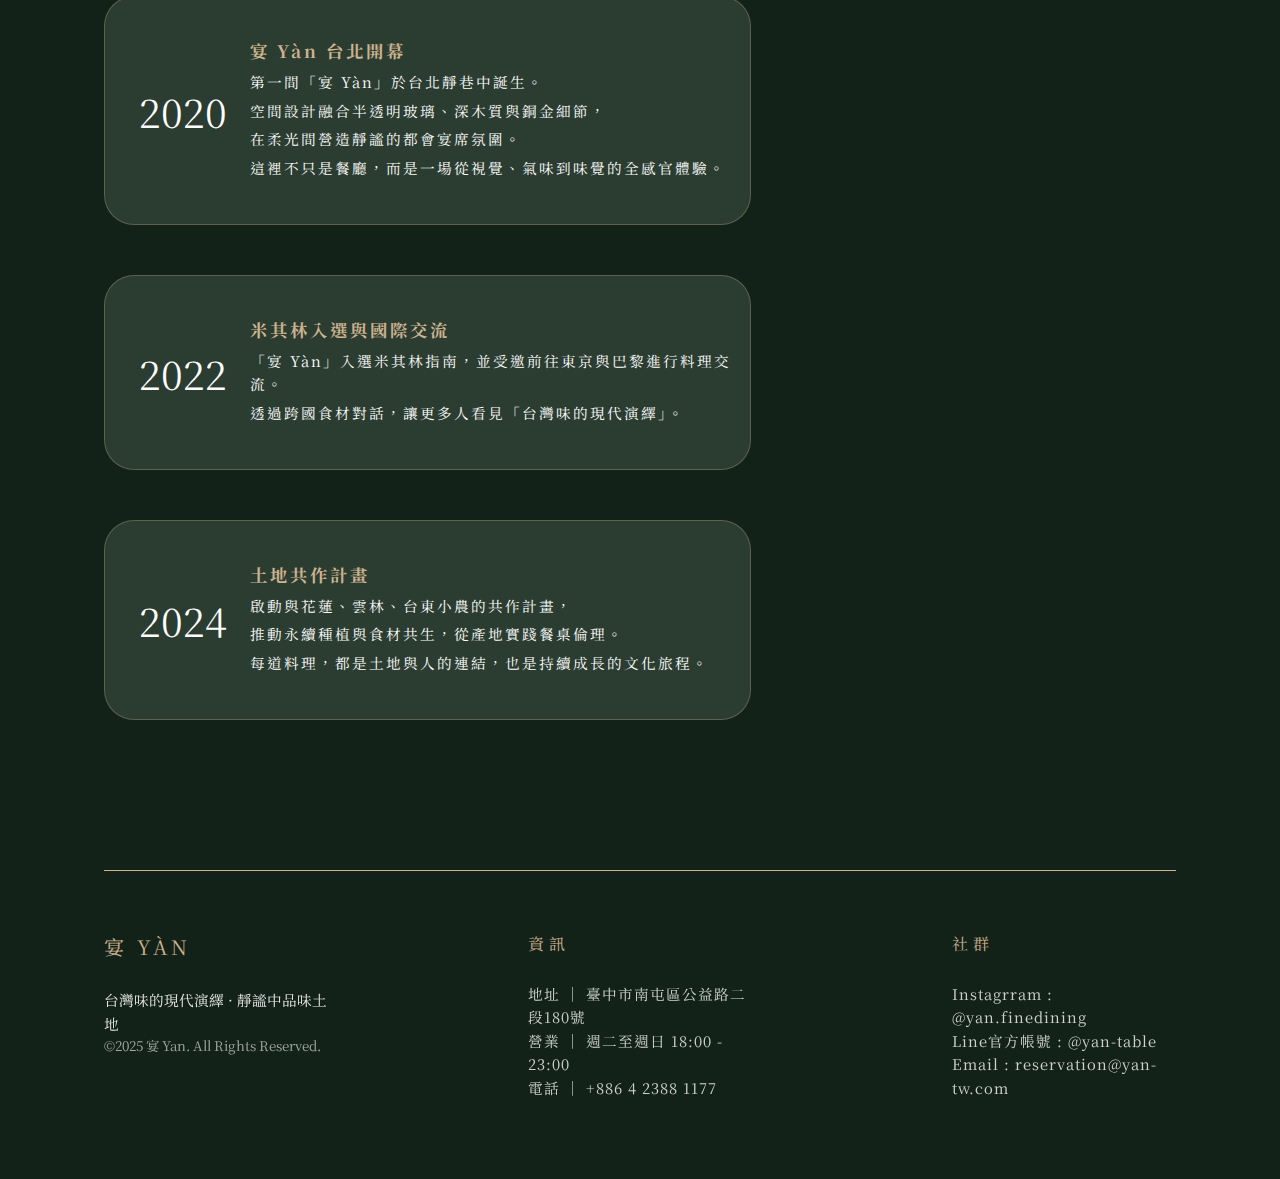
<file: story.html>
<!DOCTYPE html>
<html lang="en">
<head>
    <meta charset="UTF-8">
    <meta name="viewport" content="width=device-width, initial-scale=1.0">
    <title>宴 YÀN | Taiwan Fine Dining</title>
    <link rel="icon" href="static/logo.png" type="image/png">
    <link href="https://fonts.googleapis.com/css2?family=Noto+Serif+TC:wght@400;700&display=swap" rel="stylesheet">
    <link rel="stylesheet" href="css/style.css?v=3.0">
</head>
<body>
    <header class="navbar">
            <div class="logo-area">
                <div class="logo-circle">
                    <img class="logo-circle" src="static/logo.png" alt="logo">
                </div>
                
                <div class="logo-text">
                    <h1>宴 YÀN</h1>
                    <p style="color: white;">Taiwan Fine Dining</p>
                </div>
            </div>
            
            <nav>
                <ul>
                    <li><a href="index.html">首頁</a></li>
                    <li><a href="menu.html">菜單</a></li>
                    <li><a href="story.html" class="active">品牌故事</a></li>
                    <li><a href="order.html">訂位</a></li>
                    <li><a href="feedback.html">體驗回饋</a></li>
                    <li><a href="contact.html">聯絡</a></li>
                    <li class="search-box">
                        <svg xmlns="http://www.w3.org/2000/svg" width="16" height="16" fill="currentColor" class="bi bi-search" viewBox="0 0 16 16">
                        <path d="M11.742 10.344a6.5 6.5 0 1 0-1.397 1.398h-.001q.044.06.098.115l3.85 3.85a1 1 0 0 0 1.415-1.414l-3.85-3.85a1 1 0 0 0-.115-.1zM12 6.5a5.5 5.5 0 1 1-11 0 5.5 5.5 0 0 1 11 0"/>
                        </svg>

                        <input type="text" placeholder="搜尋...">
                    </li>
                </ul>
            </nav>
    </header>

    <main class="container page-story">
        <section class="story-section-1">
            <p class="subtitle">BRAND STORY</p>
            <h2 class="main-title">品牌故事</h2>
            <div class="description">
                <p>我們相信料理是一種細膩的表達。從食材挑選到烹調細節，皆承載對風味與品質的堅持。</p>
                <p>以季節為靈感，融合職人精神，為每位賓客呈現值得細細品味的餐桌體驗。</p>
            </div>
        </section>
    
        <section class="story-section-2">
            <div class="timeline-content">
                <div class="timeline-item">
                    <div class="content-box">
                        <div class="year">2008</div>
                        <div class="text-area">
                            <h4>靈感起點</h4>
                            <p>年輕的林承翰在法國學習料理期間，開始思考「台灣味」的世界語言。</p>
                            <p>他發現，台灣的食材與風土不輸給任何地方，只是少了一種被重新詮釋的語彙。</p>
                            <p>這份思考成為「宴 YÀN」的原點。</p>
                        </div>
                    </div>
                </div>
            
                <div class="timeline-item">
                    <div class="content-box">
                        <div class="year">2010</div>
                        <div class="text-area">
                            <h4>起於山海的採集旅程</h4>
                            <p>主廚從台灣東海岸啟程，走訪山林與海岸，尋訪小農與職人。</p>
                            <p>他重新梳理季節食材與傳統技法的脈絡，記錄每一種香氣與火候背後的故事。</p>
                            <p>「宴 YÀN」的理念於此萌芽——讓台灣味，回歸土地本身的節奏。</p>
                        </div>
                    </div>
                </div>
            
                <div class="timeline-item">
                    <div class="content-box">
                        <div class="year">2013</div>
                        <div class="text-area">
                            <h4>在地研究廚房</h4>
                            <p>成立「台味研究小組」，收集各家家鄉菜譜與古老製法，從麻油雞到豆豉魚。</p>
                            <p>這段時期是「味覺考古」的起點。</p>
                        </div>
                    </div>
                </div>

                <div class="timeline-item">
                    <div class="content-box">
                        <div class="year">2015</div>
                        <div class="text-area">
                            <h4>廚房實驗室的誕生</h4>
                            <p>為了尋找台味的新語言，主廚建立「風味實驗室」。</p>
                            <p>以發酵、煙燻、低溫烹調等技法，</p>
                            <p>將傳統家常味轉譯為現代餐桌上的藝術。</p>
                            <p>每一次實驗，都是在探索「記憶中的味道」如何被重新定義。</p>
                        </div>
                    </div>
                </div>

                <div class="timeline-item">
                    <div class="content-box">
                        <div class="year">2020</div>
                        <div class="text-area">
                            <h4>宴 Yàn 台北開幕</h4>
                            <p>第一間「宴 Yàn」於台北靜巷中誕生。</p>
                            <p>空間設計融合半透明玻璃、深木質與銅金細節，</p>
                            <p>在柔光間營造靜謐的都會宴席氛圍。</p>
                            <p>這裡不只是餐廳，而是一場從視覺、氣味到味覺的全感官體驗。</p>
                        </div>
                    </div>
                </div>

                <div class="timeline-item">
                    <div class="content-box">
                        <div class="year">2022</div>
                        <div class="text-area">
                            <h4>米其林入選與國際交流</h4>
                            <p>「宴 Yàn」入選米其林指南，並受邀前往東京與巴黎進行料理交流。</p>
                            <p>透過跨國食材對話，讓更多人看見「台灣味的現代演繹」。</p>
                        </div>
                    </div>
                </div>
                
                <div class="timeline-item">
                    <div class="content-box">
                        <div class="year">2024</div>
                        <div class="text-area">
                            <h4>土地共作計畫</h4>
                            <p>啟動與花蓮、雲林、台東小農的共作計畫，</p>
                            <p>推動永續種植與食材共生，從產地實踐餐桌倫理。</p>
                            <p>每道料理，都是土地與人的連結，也是持續成長的文化旅程。</p>
                        </div>
                    </div>
                </div>
            </div>
    
            <div class="timeline-images">
                <div class="sticky-image-wrapper">
                    <img src="static/story1.png" alt="Story1" class="story-img">
                    <img src="static/story2.png" alt="Story2" class="story-img">
                    <img src="static/story3.png" alt="Story3" class="story-img">
                </div>
            </div>
        </section>
    </main>

    <footer class="footer">
        <div class="container">
            <hr class="footer-divide-line">
            
            <div class="footer-content">
                <div class="footer-section">
                    <h3 class="brand-name">宴 YÀN</h3>
                    <p class="brand-slogan">台灣味的現代演繹 · 靜謐中品味土地</p>
                    <p class="copyright">©2025 宴 Yan. All Rights Reserved.</p>
                </div>
    
                <div class="footer-section">
                    <h4 class="section-title">資訊</h4>
                    <ul class="info-list">
                        <li>地址 ｜ 臺中市南屯區公益路二段180號</li>
                        <li>營業 ｜ 週二至週日 18:00 - 23:00</li>
                        <li>電話 ｜ +886 4 2388 1177</li>
                    </ul>
                </div>
    
                <div class="footer-section">
                    <h4 class="section-title">社群</h4>
                    <ul class="info-list">
                        <li>Instagrram : @yan.finedining</li>
                        <li>Line官方帳號 : @yan-table</li>
                        <li>Email : reservation@yan-tw.com</li>
                    </ul>
                </div>
            </div>
        </div>
    </footer>

</body>
</html>
</file>
<file: css/style.css>
/* ========================global======================== */
* {
    margin: 0;
    padding: 0;
    box-sizing: border-box;
}

body {
    background-color: #132218;
    color: #CDB38E;
    font-family: 'Noto Serif TC', serif;
    line-height: 1.6;
}

.container {
    width: 90%;
    max-width: 1700px;
    margin: 0 auto;
    padding: 0 40px;
}

/* ========================Header======================== */
.navbar {
    display: flex;
    justify-content: space-between;
    align-items: center;
    padding: 30px 50px;
    margin: 50px;
    border: 1px solid #CDB38E;
    border-radius: 100px;
}

/* 導覽列-logo */
.logo-area {
    display: flex;
    align-items: center;
    gap: 15px;
}

.logo-circle {
    width: 60px;
    height: 60px;
}

.logo-text h1 {
    font-size: 16pt;
    letter-spacing: 2px;
}

.logo-text p {
    font-size: 10pt;
    opacity: 0.8;
}

/* 導覽列-button */
nav ul {
    display: flex;
    list-style: none;
    gap: 30px;
    align-items: center;
}

/* 導覽列-button-文字 */
nav ul li a {
    text-decoration: none;
    color: #CDB38E;
    font-size: 13pt;
    opacity: 0.7;
    transition: 0.3s;
    letter-spacing: 2px;
    padding: 5px 10px;
}

nav ul li a.active, nav ul li a:hover {
    background-color: rgba(92, 92, 92, 0.6);
    border-radius: 50px;
}

/* 導覽列-serchbar */
.search-box {
    display: flex;
    align-items: center;
    border: 1px solid #CDB38E;
    border-radius: 20px;
    padding: 5px 15px;
    height: 30px;
    width: 200px;
}

/* ========================Main-body======================== */
/* section-1 */
.section-1 {
    position: relative;
    width: 100%;
}

.hero-container {
    position: relative;
    width: 100%;
    overflow: hidden;
    border-radius: 80px;
    border: 1px solid #CDB38E;
}

.hero-img {
    width: 100%;
    height: 500px;
    object-fit: cover;
    border-radius: 80px;
    display: block;
    filter: brightness(0.3);
}

.hero-overlay {
    position: absolute;
    top: 50%;
    left: 80px;
    transform: translateY(-50%);
    max-width: 650px;
    color: white;
    text-align: left;
}

.hero-overlay .hero-subtitle {
    color: #CDB38E;
}

.hero-subtitle {
    font-size: 14pt;
    letter-spacing: 5px;
    margin-bottom: 10px;
    opacity: 0.9;
}

.hero-main-title {
    font-size: 48pt;
    letter-spacing: 12px;
    margin-bottom: 10px;
    font-weight: 500;
}

.hero-description {
    font-size: 12pt;
    line-height: 1.5;
    letter-spacing: 2px;
    margin-bottom: 30px;
    opacity: 0.8;
}

.hero-tags {
    display: flex;
    gap: 15px;
}

.hero-tags span {
    padding: 10px 25px;
    border: 1px solid rgba(205, 179, 142, 0.5);
    border-radius: 50px;
    font-size: 10pt;
    letter-spacing: 2px;
    background: rgba(255, 255, 255, 0.1); 
    backdrop-filter: blur(10px);
    -webkit-backdrop-filter: blur(10px);
    color: #CDB38E;
}

/* section-2 */
.section-2 {
    margin-top: 60px;
    text-align: left;
}

.subtitle {
    font-size: 11pt;
    letter-spacing: 4px;
    margin-bottom: 10px;
}

.main-title {
    font-size: 24pt;
    letter-spacing: 10px;
    font-weight: 400;
    color: white;
}

.divide-line {
    border: 0;
    border-top: 1px solid #CDB38E;
    margin-top: 20px;
}

.img-grid-3 {
    display: grid;
    grid-template-columns: repeat(3, 1fr);
    gap: 10px;
    margin-top: 40px;
    margin-bottom: 100px;
}

.dish-item img {
    width: 100%;
    height: 600px;
    object-fit: cover;
    border-radius: 0 0 40px 40px;
    border: 1px solid #CDB38E;
}

/* section-3 */
.section-3 {
    margin-top: 60px;
    text-align: left;
}

.section-3 .title-area {
    display: flex;
    justify-content: space-between;
    align-items: center;
}

.section-3 .context {
    width: 700px;
    text-align: justify;
    color: white;
    letter-spacing: 5px;
}

.phi-item img {
    width: 100%;
    height: 300px;
    object-fit: cover;
    border-radius: 40px;
    border: 1px solid #CDB38E;
}

/* ========================Footer======================== */
.footer {
    padding-bottom: 80px;
    margin-top: 100px;
}

.footer-divide-line {
    border: 0;
    border-top: 1px solid #CDB38E;
    margin-bottom: 60px;
}

.footer-content {
    display: flex;
    justify-content: space-between;
    align-items: flex-start;
    gap: 200px;
}

.footer-section {
    flex: 1;
    color: white;
}

.footer-section .section-title {
    color: #CDB38E;
}

.brand-name {
    color: #CDB38E;
    font-size: 15pt;
    letter-spacing: 4px;
    margin-bottom: 25px;
    font-weight: 400;
}

.brand-slogan {
    font-size: 11pt;
    opacity: 0.9;
}

.copyright {
    font-size: 10pt;
    opacity: 0.6;
}

.section-title {
    font-size: 12pt;
    letter-spacing: 5px;
    margin-bottom: 25px;
    font-weight: 400;
}

.info-list {
    list-style: none;
}

.info-list li {
    font-size: 11pt;
    opacity: 0.8;
    letter-spacing: 1px;
}

/* ========================Menu.html======================== */
/* -------------tasting-menu------------- */
/* menu-section-1 */
.page-menu {
    padding-top: 40px;
}

.menu-section-1 {
    margin-bottom: 40px;
}

.description {
    margin-top: 5px;
    font-size: 11pt;
    color: white;
    opacity: 0.6;
    letter-spacing: 2px;
}

/* menu-tabs */
.menu-tabs {
    background-color: rgba(80, 102, 88, 0.4);
    border: 1px solid rgba(205, 179, 142, 0.3);
    border-radius: 100px;
    padding: 15px 15px;
    margin-bottom: 30px;
}

.menu-tabs ul {
    display: flex;
    justify-content: flex-start;
    gap: 40px;
    list-style: none;
}

.tab-item {
    text-decoration: none;
    color: white;
    font-size: 11pt;
    opacity: 0.5;
    transition: 0.3s;
    padding: 8px 10px;
}

.tab-item.active {
    color: #CDB38E;
    background-color: rgba(205, 179, 142, 0.1);
    border-radius: 50px;
    opacity: 1;
    border: 1px solid #CDB38E;
}

/* menu-section-2 */
.menu-section-2 {
    background-color: rgba(80, 102, 88, 0.4);
    border-radius: 30px;
    padding: 30px;
    margin-bottom: 30px;
    border: 1px solid rgba(205, 179, 142, 0.3);
}

.menu-section-2 h3 {
    font-size: 14pt;
    margin-bottom: 10px;
}

.menu-section-2 p {
    color: white;
    opacity: 0.5;
}

/* menu-section-3 */
.dish-card {
    display: flex;
    align-items: center;
    background-color: rgba(80, 102, 88, 0.4);
    border-radius: 30px;
    margin-bottom: 25px;
    border: 1px solid rgba(205, 179, 142, 0.3);
    transition: 0.3s;
}

.dish-card:hover {
    border-color: #CDB38E;
}

.dish-img {
    flex: 0 0 40%;
    height: 250px;
}

.dish-img img {
    width: 100%;
    height: 100%;
    object-fit: cover;
    border-radius: 30px;
}

.dish-content {
    padding: 40px;
    flex: 1;
}

.dish-tag {
    font-size: 9pt;
    letter-spacing: 2px;
    color: #CDB38E;
    margin-bottom: 10px;
}

.dish-name {
    font-size: 18pt;
    margin-bottom: 15px;
    color: white;
}

.dish-detail {
    font-size: 11pt;
    margin-bottom: 20px;
    color: white;
}

.dish-source {
    font-size: 10pt;
    color: white;
    opacity: 0.5;
}

/* -------------la-carte------------- */
/* -------------beverage-pairing------------- */
/* -------------seasonal------------- */
/* 分兩欄 */
.dish-grid-2 {
    display: grid;
    grid-template-columns: repeat(2, 1fr);
    gap: 50px;
    margin-top: 40px;
}

.small-card {
    height: auto;
    min-height: 180px;
    margin-bottom: 0px;
}

.square-img {
    flex: 0 0 150px;
    height: 150px;
    margin: 20px;
}

.square-img img {
    border-radius: 30px;
    width: 100%;
    height: 100%;
    object-fit: cover;
}

.small-card .dish-name {
    font-size: 16pt;
    margin-bottom: 10px;
}

.small-card .dish-detail {
    font-size: 10pt;
    line-height: 1.6;
}

/* 淡入動畫 */
.menu-content {
    animation: fadeIn 0.5s ease;
}

@keyframes fadeIn {
    from { opacity: 0; transform: translateY(10px); }
    to { opacity: 1; transform: translateY(0); }
}

/* ========================Story.html======================== */
/* story-section-1 */
.page-story {
    padding-top: 40px;
}

.story-section-1 {
    margin-bottom: 80px;
}

.story-intro {
    margin-top: 30px;
    font-size: 11pt;
    color: #CDB38E;
    opacity: 0.8;
    letter-spacing: 2px;
    line-height: 2;
}

/* story-section-2 */
.story-section-2 {
    display: flex;
    gap: 50px;
    align-items: flex-start;
}

.timeline-content {
    flex: 1;
}

.timeline-item {
    margin-bottom: 50px;
    width: 100%;
}

.content-box {
    display: flex;
    align-items: center;
    background-color: rgba(80, 102, 88, 0.4);
    border: 1px solid rgba(205, 179, 142, 0.3);
    border-radius: 30px;
    padding: 40px 10px;
}

.content-box .year {
    font-size: 30pt;
    color: white;
    font-weight: 300;
    min-width: 135px;
    text-align: center;
}

.text-area {
    flex: 1;
}

.text-area h4 {
    color: #CDB38E;
    font-size: 13pt;
    margin-bottom: 5px;
    letter-spacing: 3px;
}

.text-area p {
    color: white;
    font-size: 11pt;
    margin-bottom: 5px;
    letter-spacing: 2px;
}

.timeline-images {
    flex: 0 0 35%;
    position: sticky;
    top: 50px;
}

.sticky-image-wrapper {
    display: flex;
    flex-direction: column;
    gap: 30px;
}

.story-img {
    width: 100%;
    border-radius: 25px;
    object-fit: cover;
    border: 1px solid rgba(205, 179, 142, 0.2);
}

/* ========================Order.html======================== */
.page-order {
    padding-top: 40px;
    min-height: 80vh;
}

.order-section-1 {
    margin-bottom: 60px;
}

.reservation-container {
    background-color: rgba(80, 102, 88, 0.4);
    border: 1px solid rgba(205, 179, 142, 0.3);
    border-radius: 30px;
    padding: 40px 40px;
    width: 100%;
    max-width: 1200px;
    margin: 0 auto;
    box-sizing: border-box;
}

.step-info {
    display: flex;
    justify-content: space-between;
    color: #CDB38E;
    font-size: 10pt;
    margin-bottom: 20px;
    letter-spacing: 2px;
}

.progress-bar {
    width: 100%;
    height: 2px;
    background: rgba(255, 255, 255, 0.1);
    margin-bottom: 40px;
}

.progress {
    height: 100%;
    background: #CDB38E;
    transition: width 0.3s ease;
}

.input-grid {
    display: grid;
    grid-template-columns: repeat(3, 1fr);
    gap: 30px;
    margin-bottom: 50px;
    width: 100%;
}

.input-grid.grid-2 {
    grid-template-columns: repeat(2, 1fr);
}

.input-group {
    display: flex;
    flex-direction: column;
    gap: 15px;
}

.input-group label {
    font-size: 10pt;
    color: #CDB38E;
    letter-spacing: 2px;
}

.input-group input, 
.input-group select, 
.input-group textarea {
    width: 100%;
    box-sizing: border-box;
    background-color: rgba(255, 255, 255, 0.1);
    border: 1px solid rgba(205, 179, 142, 0.3);
    border-radius: 20px;
    padding: 15px 20px;
    color: white;
    font-family: 'Noto Serif TC', serif;
    outline: none;
    transition: 0.3s;
}

.input-group select option {
    background-color: #132218;
    color: #CDB38E;
}

.input-group input:focus, 
.input-group textarea:focus {
    border-color: #CDB38E;
    background-color: rgba(255, 255, 255, 0.1);
}

.input-group textarea {
    height: 120px;
    resize: none;
}

.btn-group {
    display: flex;
    justify-content: space-between;
}

.btn {
    padding: 12px 40px;
    border-radius: 50px;
    font-size: 11pt;
    cursor: pointer;
    transition: 0.3s;
    font-family: 'Noto Serif TC', serif;
    white-space: nowrap;
}

.btn-prev {
    background: rgba(255, 255, 255, 0.1);
    color: white;
    border: none;
}

.btn-next, .btn-submit {
    background: transparent;
    color: #CDB38E;
    border: 1px solid #CDB38E;
}

.btn:hover:not(:disabled) {
    background: #CDB38E;
    color: #132218;
}

.btn:disabled {
    opacity: 0.3;
    cursor: not-allowed;
}

.form-step {
    animation: fadeIn 0.4s ease-in-out;
}

@keyframes fadeIn {
    from { opacity: 0; transform: translateY(10px); }
    to { opacity: 1; transform: translateY(0); }
}

/* ========================Feedback.html======================== */
.page-feedback {
    padding-top: 40px;
}

/* section-1 */
.feedback-section-1 {
    margin-bottom: 60px;
}

.feedback-intro {
    margin-top: 30px;
    font-size: 11pt;
    color: #CDB38E;
    opacity: 0.8;
    letter-spacing: 2px;
    line-height: 2;
}

/* section-2 */
.feedback-section-2 {
    display: grid;
    grid-template-columns: repeat(2, 1fr);
    gap: 40px;
}

.feedback-card {
    background-color: rgba(80, 102, 88, 0.4);
    border: 1px solid rgba(205, 179, 142, 0.3);
    border-radius: 30px;
    padding: 40px 30px;
    display: flex;
    align-items: center;
    gap: 40px;
}

.feedback-content {
    flex: 1;
}

.comment {
    font-size: 13pt;
    color: white;
    margin-bottom: 15px;
    letter-spacing: 2px;
}

.user-info {
    display: flex;
    flex-direction: column;
    margin-bottom: 10px;
}

.user-name {
    color: #CDB38E;
    font-size: 11pt;
    margin-bottom: 5px;
}

.user-title {
    color: white;
    font-size: 9pt;
    opacity: 0.6;
}

.rating {
    display: flex;
    gap: 5px;
    color: #CDB38E;
    font-size: 14pt;
}

/* ========================Contact.html======================== */
.page-contact {
    padding-top: 40px;
}

.contact-section-1 {
    margin-bottom: 60px;
}

.contact-section-2 {
    display: flex;
    gap: 50px;
    align-items: flex-start;
}

.map-container {
    flex: 1.2;
}

.map-iframe {
    width: 100%;
    height: 600px;
    border-radius: 25px;
    border: 1px solid rgba(205, 179, 142, 0.3);
    filter: grayscale(0.2) contrast(1.0);
}

.info-blocks {
    flex: 1;
    display: flex;
    flex-direction: column;
    gap: 30px;
}

.info-card {
    background-color: rgba(80, 102, 88, 0.4);
    border: 1px solid rgba(205, 179, 142, 0.3);
    border-radius: 30px;
    padding: 30px;
}

.info-card h3 {
    color: #CDB38E;
    font-size: 12pt;
    margin-bottom: 15px;
    letter-spacing: 2px;
    font-weight: 400;
}

.info-card ul {
    list-style: none;
}

.info-card ul li {
    color: white;
    font-size: 10pt;
    line-height: 2;
    letter-spacing: 2px;
}

.qr-content {
    display: flex;
    align-items: center;
    gap: 30px;
}

.qr-code {
    width: 100px;
    height: 100px;
    background: white;
    padding: 5px;
    border-radius: 15px;
}

.qr-code img {
    width: 100%;
    height: 100%;
}

.qr-text h4 {
    color: #CDB38E;
    font-size: 12pt;
    margin-bottom: 8px;
}

.qr-text p {
    color: white;
    font-size: 10pt;
    line-height: 2;
}



/* ========================RWD======================== */
/* 寬度小於 1200px */
@media (max-width: 1200px) {
    .container {
        padding: 0 20px;
    }

    .navbar {
        margin: 20px;
        padding: 15px 25px;
        flex-direction: column;
        gap: 20px;
        border-radius: 40px;
    }

    .footer-content {
        gap: 50px;
    }

    /* ========menu.html======== */
    /* ----la-carte---- */
    .dish-grid-2 {
        grid-template-columns: 1fr;
        gap: 20px;
    }
}

/* 寬度小於 768px */
@media (max-width: 768px) {
    nav ul {
        flex-wrap: wrap;
        justify-content: center;
        gap: 10px;
    }

    nav ul li a {
        font-size: 11pt;
        padding: 5px 15px;
    }

    .search-box {
        width: 100%;
        margin-top: 10px;
    }

    .hero-img {
        height: 300px;
        border-radius: 40px;
    }

    /* 改單欄 */
    .img-grid-3 {
        grid-template-columns: 1fr; 
        gap: 30px;
    }

    .dish-item img, .phi-item img {
        height: 400px;
    }

    .section-3 .title-area {
        flex-direction: column;
        align-items: flex-start;
        gap: 20px;
    }

    .section-3 .context {
        width: 100%;
        letter-spacing: 2px;
    }

    .footer-content {
        flex-direction: column;
        align-items: center;
        text-align: center;
        gap: 40px;
    }

    .footer-section {
        width: 100%;
    }

    .hero-overlay {
        left: 25px;
        right: 25px;
        top: 50%;
        transform: translateY(-50%);
        max-width: none;
    }

    .hero-subtitle {
        font-size: 9pt;
        letter-spacing: 2px;
        margin-bottom: 10px;
    }

    .hero-main-title {
        font-size: 24pt;
        letter-spacing: 6px;
        margin-bottom: 15px;
        line-height: 1.3;
    }

    .hero-description {
        font-size: 10pt;
        line-height: 1.6;
        letter-spacing: 1px;
        margin-bottom: 25px;
        text-align: justify;
    }

    .hero-tags {
        gap: 8px;
        flex-wrap: wrap;
    }

    .hero-tags span {
        padding: 6px 15px;
        font-size: 8pt;
        letter-spacing: 1px;
        border-radius: 20px;
    }

    .hero-img {
        height: 450px;
        border-radius: 40px;
    }

    /* ========menu.html======== */
    /* ----tasting-menu---- */
    .menu-tabs {
        border-radius: 20px;
        padding: 15px;
    }

    .menu-tabs ul {
        flex-wrap: wrap;
        gap: 10px;
        justify-content: center;
    }

    .tab-item {
        font-size: 10pt;
        padding: 5px 15px;
        white-space: nowrap;
    }

    .dish-card {
        flex-direction: column;
        border-radius: 30px;
    }

    .dish-img {
        width: 100%;
        height: 200px;
    }

    .dish-img img {
        border-radius: 30px 30px 0 0;
    }

    .dish-content {
        padding: 25px;
        text-align: left;
    }

    .dish-name {
        font-size: 16pt;
    }

    .menu-section-2 {
        padding: 30px 20px;
        text-align: center;
    }

    /* ----la-carte---- */
    .small-card {
        flex-direction: row;
        align-items: center;
    }
    
    .square-img {
        flex: 0 0 100px;
        height: 100px;
        margin: 15px;
    }

    .square-img img {
        border-radius: 30px;
    }

    /* ========story.html======== */
    .story-section-2 {
        flex-direction: column;
    }
    
    .timeline-images {
        width: 100%;
        position: static;
    }

    .timeline-item {
        flex-direction: column;
        gap: 10px;
    }
    
    .content-box {
        flex-direction: column;
        padding: 40px;
        gap: 20px;
        border-radius: 40px;
        text-align: center;
    }
    
    .content-box .year {
        font-size: 30pt;
        min-width: auto;
    }

    /* ========order.html======== */
    .reservation-container {
        padding: 40px;
        border-radius: 40px;
    }
    .input-grid, .input-grid.grid-2 {
        grid-template-columns: 1fr;
        gap: 20px;
    }

    .btn {
        padding: 12px 25px;
    }

    /* ========feedback.html======== */
    .feedback-section-2 {
        grid-template-columns: 1fr;
    }
    
    .feedback-card {
        flex-direction: column;
        text-align: center;
        padding: 40px;
        border-radius: 40px;
    }
    
    .user-avatar {
        width: 80px;
        height: 80px;
    }

    .rating {
        justify-content: center;
    }

    /* ========contact.html======== */
    .contact-section-2 {
        flex-direction: column;
    }
    
    .map-container, .info-blocks {
        width: 100%;
    }
    
    .map-iframe {
        height: 400px;
    }
}

/* 寬度大於 1920px */
@media (min-width: 1920px) {
    .container {
        max-width: 1500px;
    }

    .navbar {
        margin: 60px auto;
        max-width: 1500px;
        padding: 40px 80px;
    }

    .hero-img {
        height: 700px;
    }

    .dish-item img {
        height: 750px;
    }

    .section-3 .context {
        font-size: 14pt;
        line-height: 2;
    }
}
</file>
